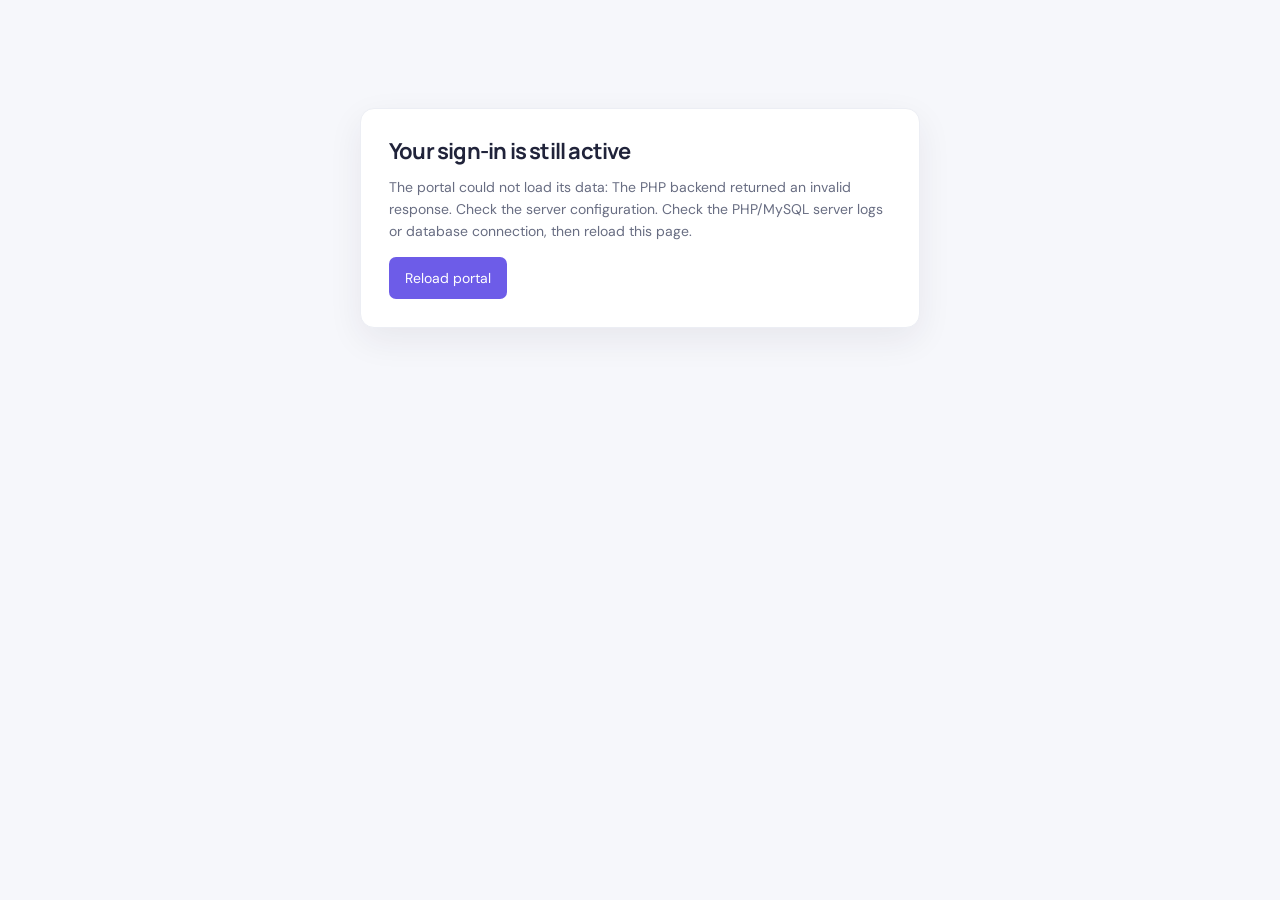
<file: Edusoft/index.html>
<!doctype html>
<html lang="en">
<head>
  <meta charset="utf-8">
  <meta name="viewport" content="width=device-width, initial-scale=1">
  <meta name="theme-color" content="#f5f7fb">
  <title>EdusoftX | College Management</title>
  <link rel="preconnect" href="https://fonts.googleapis.com">
  <link rel="preconnect" href="https://fonts.gstatic.com" crossorigin>
  <link href="https://fonts.googleapis.com/css2?family=DM+Sans:wght@400;500;600;700&family=Manrope:wght@400;500;600;700;800&display=swap" rel="stylesheet">
  <link rel="stylesheet" href="styles.css">
  <script src="auth.js" defer></script>
  <script src="app.js" defer></script>
</head>
<body>
  <div class="app-shell">
    <aside class="sidebar" id="sidebar">
      <a class="brand" href="#" aria-label="EdusoftX home">
        <span class="brand-mark">E</span>
        <span class="brand-name">Edusoft<span>X</span><small>COLLEGE PORTAL</small></span>
      </a>

      <div class="workspace-label">WORKSPACE</div>
      <nav class="main-nav" aria-label="Main navigation">
        <button class="nav-link active" data-view="dashboard"><span class="nav-icon">⌂</span>Dashboard</button>
        <button class="nav-link" data-view="attendance"><span class="nav-icon">◷</span>Attendance</button>
        <button class="nav-link" data-view="timetable"><span class="nav-icon">▦</span>Timetable</button>
        <button class="nav-link" data-view="notices"><span class="nav-icon">▤</span>Notice board <span class="nav-count" id="noticeNavCount">0</span></button>
        <button class="nav-link" data-view="marks"><span class="nav-icon">✎</span>Assignments &amp; marks</button>
        <button class="nav-link" data-view="leaves"><span class="nav-icon">◷</span>Leave requests <span class="nav-count" id="leaveNavCount" hidden>0</span></button>
        <button class="nav-link" id="managementNav" data-view="management" hidden><span class="nav-icon">♙</span><span id="managementNavLabel">People &amp; access</span></button>
      </nav>

      <div class="sidebar-bottom">
        <div class="help-card">
          <div class="help-icon">?</div>
          <strong>Need a hand?</strong>
          <p>Reach out to your college office for support.</p>
          <button type="button" class="help-link">Contact support <span>↗</span></button>
        </div>
        <button class="profile-mini" type="button">
          <span class="avatar avatar-purple">ED</span>
          <span class="profile-copy"><strong>EdusoftX</strong><small>College Portal</small></span>
          <span class="more">···</span>
        </button>
        <button class="logout-link" id="logoutButton" type="button">Sign out <span>↗</span></button>
      </div>
    </aside>

    <main class="main-area">
      <header class="topbar">
        <button class="mobile-menu" id="menuToggle" aria-label="Open navigation">☰</button>
        <div class="breadcrumb">Pages <span>/</span> <strong id="breadcrumbCurrent">Dashboard</strong></div>
        <div class="topbar-actions">
          <span class="current-role" id="currentRole"></span>
          <button class="icon-button notification-button" aria-label="Notifications">♧<i></i></button>
          <span class="avatar avatar-purple top-avatar">AS</span>
        </div>
      </header>

      <div class="content">
        <section class="view-panel active" id="view-dashboard">
          <div class="welcome-row">
            <div>
              <p class="eyebrow" id="todayLabel">WEDNESDAY, OCTOBER 28</p>
              <h1>Welcome, <span id="welcomeName">Student</span> <span class="wave">✦</span></h1>
              <p class="subheading" id="welcomeSubtitle">Here’s what’s happening with your classes today.</p>
            </div>
            <button class="button button-primary" data-go="timetable"><span>＋</span> View today’s schedule</button>
          </div>

          <article class="panel student-profile-panel student-only" id="studentProfilePanel" hidden>
            <div class="panel-heading"><div><h2>My student profile</h2><p>Your college, course and assigned support contacts.</p></div><span class="semester-pill">MY PROFILE</span></div>
            <dl class="student-profile-grid">
              <div><dt>Student</dt><dd id="profileStudentName">—</dd></div>
              <div><dt>Roll number</dt><dd id="profileStudentRollNumber">—</dd></div>
              <div><dt>Date of birth</dt><dd id="profileStudentDob">—</dd></div>
              <div><dt>Father’s name</dt><dd id="profileStudentFather">—</dd></div>
              <div><dt>Department</dt><dd id="profileDepartment">—</dd></div>
              <div><dt>Course / section</dt><dd id="profileSection">Not assigned</dd></div>
              <div><dt>Faculty mentor</dt><dd id="profileMentor">Not assigned</dd></div>
              <div><dt>Head of Department</dt><dd id="profileHod">Not assigned</dd></div>
            </dl>
          </article>
          <div class="role-banner">
            <span class="banner-icon">✦</span>
            <div><strong id="roleBannerTitle">Your semester, at a glance</strong><p id="roleBannerText">Stay on top of attendance, classes and coursework — all in one place.</p></div>
            <span class="banner-decoration">✳</span>
          </div>

          <div class="stat-grid" id="studentStats">
            <article class="stat-card"><div class="stat-top"><span>First lecture attendance</span><span class="stat-icon peach">★</span></div><div class="stat-value" id="studentFirstLecturePercent">—</div><div class="stat-foot" id="studentFirstLectureCount">First lecture is counted separately</div><div class="mini-progress"><i id="studentFirstLectureBar" style="width:0%"></i></div></article>
            <article class="stat-card"><div class="stat-top"><span>All lectures attended</span><span class="stat-icon lilac">▦</span></div><div class="stat-value" id="studentLecturePercent">—</div><div class="stat-foot" id="studentLectureCount">Every subject lecture counts</div><div class="stat-note">Recorded lecture by lecture</div></article>
            <article class="stat-card"><div class="stat-top"><span>Assignments due</span><span class="stat-icon peach">✎</span></div><div class="stat-value" id="studentAssignmentsDue">0</div><div class="stat-foot" id="studentAssignmentsFoot">Published for your section</div><div class="stat-note" id="studentAssignmentNote">No upcoming assignments</div></article>
            <article class="stat-card"><div class="stat-top"><span>Average marks</span><span class="stat-icon blue">✧</span></div><div class="stat-value"><span id="studentAverageMarks">—</span><span class="unit" id="studentAverageUnit" hidden>%</span></div><div class="stat-foot">Across your published assessments</div><div class="stat-note" id="studentMarksNote">No assessment marks available</div></article>
          </div>

          <div class="stat-grid role-stats" id="staffStats" hidden>
            <article class="stat-card"><div class="stat-top"><span id="staffStatOne">Department attendance</span><span class="stat-icon peach">★</span></div><div class="stat-value" id="staffFirstLecturePercent">—</div><div class="stat-foot" id="staffFirstLectureCount">First lectures counted separately</div><div class="mini-progress"><i id="staffFirstLectureBar" style="width:0%"></i></div></article>
            <article class="stat-card"><div class="stat-top"><span>Lectures recorded today</span><span class="stat-icon lilac">▦</span></div><div class="stat-value" id="staffLecturesToday">0</div><div class="stat-foot"><span class="neutral">Attendance for each class</span></div><div class="stat-note">View the lecture register</div></article>
            <article class="stat-card"><div class="stat-top"><span>Leave requests to review</span><span class="stat-icon peach">↺</span></div><div class="stat-value" id="staffPendingLeaves">0</div><div class="stat-foot"><span class="due">Needs your attention</span></div><div class="stat-note" id="staffLeaveStatus">Mentor and HoD workflow</div></article>
            <article class="stat-card"><div class="stat-top"><span>Managed sections</span><span class="stat-icon blue">✧</span></div><div class="stat-value" id="staffSectionCount">0</div><div class="stat-foot"><span class="neutral">One faculty mentor per section</span></div><div class="stat-note">See section assignments</div></article>
          </div>

          <div class="quick-actions-panel panel">
            <div class="quick-actions-heading"><h2>Quick actions</h2><span id="quickActionCaption">Your campus at a glance</span></div>
            <div class="quick-actions">
              <button data-go="attendance" data-role-allow="faculty,hod,director"><span class="quick-action-icon mint">◷</span><strong>Lecture attendance</strong></button>
              <button data-go="leaves" data-role-allow="student"><span class="quick-action-icon peach">＋</span><strong>Request leave</strong></button>
              <button data-go="management" data-role-allow="hod,director"><span class="quick-action-icon lilac">♙</span><strong>Manage sections</strong></button>
              <button data-go="timetable"><span class="quick-action-icon blue">▦</span><strong>View timetable</strong></button>
              <button data-go="marks"><span class="quick-action-icon peach">✎</span><strong>Assignments &amp; marks</strong></button>
            </div>
          </div>

          <div class="dashboard-grid reference-grid">
            <article class="panel lecture-dashboard-panel">
              <div class="panel-heading"><div><h2>Lecture attendance today</h2><p>Every lecture is recorded separately. The first lecture is highlighted and counted separately.</p></div><button class="text-button" data-go="attendance">Attendance register <span>→</span></button></div>
              <div class="lecture-list" id="dashboardLectureList"></div>
              <div class="first-lecture-callout"><span class="first-lecture-star">★</span><div><strong>First lecture of the day has its own attendance count</strong><small>It is always the first scheduled lecture, regardless of subject.</small></div><span class="first-lecture-value" id="firstLectureSummary">—</span></div>
            </article>
            <article class="panel schedule-panel">
              <div class="panel-heading"><div><h2>Today’s timetable</h2><p>Today’s classes and lecture order</p></div><button class="text-button" data-go="timetable">Full timetable <span>→</span></button></div>
              <div class="timeline" id="dashboardTimetablePreview"></div>
            </article>
          </div>

          <div class="dashboard-grid">
            <article class="panel section-dashboard-panel" id="dashboardSectionsPanel">
              <div class="panel-heading"><div><h2>Sections &amp; mentors</h2><p>Every section has one assigned faculty mentor.</p></div><button class="text-button" data-go="management">Manage sections <span>→</span></button></div>
              <div id="dashboardSectionList" class="dashboard-section-list"></div>
            </article>
            <article class="panel leave-dashboard-panel">
              <div class="panel-heading"><div><h2>Leave requests</h2><p id="leavePanelSubtitle">Mentor contact → HoD final approval</p></div><button class="text-button" data-go="leaves">View requests <span>→</span></button></div>
              <div id="dashboardLeaveList" class="dashboard-leave-list"></div>
            </article>
          </div>

          <div class="dashboard-grid">
            <article class="panel attendance-panel">
              <div class="panel-heading"><div><h2>Subject attendance</h2><p>Each lecture is recorded; first-lecture attendance is also counted separately.</p></div><button class="text-button" data-go="attendance">View all <span>→</span></button></div>
              <div class="table-wrap">
                <table>
                  <thead><tr><th>SUBJECT</th><th>LECTURES ATTENDED</th><th>SUBJECT ATTENDANCE</th><th>FIRST LECTURES</th></tr></thead>
                  <tbody id="dashboardSubjectAttendance"></tbody>
                </table>
              </div>
              <div class="attendance-rule"><span>★</span> First lecture is the day’s first scheduled class, no matter which subject it is.</div>
            </article>

            <article class="panel schedule-panel">
              <div class="panel-heading"><div><h2>Today’s timetable</h2><p>Wednesday · Semester 5</p></div><button class="text-button" data-go="timetable">Full timetable <span>→</span></button></div>
              <div class="timeline" id="dashboardTimetablePreviewSecondary"></div>
            </article>
          </div>

          <div class="bottom-grid">
            <article class="panel notice-panel">
              <div class="panel-heading"><div><h2>Notice board</h2><p>Latest updates from your college</p></div><button class="text-button" data-go="notices">All notices <span>→</span></button></div>
              <div id="dashboardNoticePreview" class="dashboard-notice-list"></div>
            </article>
            <article class="panel approvals-panel">
              <div class="panel-heading"><div><h2>Attendance corrections</h2><p>Requests close at 04:50 PM</p></div><span class="pending-badge">2 pending</span></div>
              <div class="approval-item"><span class="avatar avatar-orange">RK</span><div class="approval-copy"><strong>Riya Kapoor</strong><small>Database Systems · Oct 27</small></div><span class="status-pending">Pending HoD</span></div>
              <div class="approval-item"><span class="avatar avatar-blue">AM</span><div class="approval-copy"><strong>Aditya Mehra</strong><small>Data Structures · Oct 27</small></div><span class="status-pending">Pending HoD</span></div>
              <button class="button button-outline full-button" data-go="attendance">Review requests <span>→</span></button>
            </article>
          </div>
        </section>

        <section class="view-panel" id="view-attendance">
          <div class="page-heading"><div><p class="eyebrow">ACADEMIC RECORDS</p><h1>Attendance</h1><p class="subheading">Subject-wise records, official percentage and correction requests.</p></div><button class="button button-primary" id="openCorrection">＋ Request correction</button></div>
          <div class="info-banner"><span class="banner-icon">i</span><div><strong>How your official attendance is calculated</strong><p>Every subject has its own class attendance record. The official attendance percentage is calculated from first-lecture attendance: lectures attended ÷ lectures held × 100.</p></div></div>
          <div class="attendance-summary-grid">
            <article class="stat-card first-lecture-stat"><div class="stat-top"><span>First lecture attendance · all subjects</span><span class="stat-icon peach">★</span></div><div class="stat-value" id="attendanceFirstLecturePercent">—</div><div class="stat-foot" id="attendanceFirstLectureCount">No first-lecture records yet</div><div class="stat-note">Counted separately from all other lectures.</div></article>
            <article class="stat-card"><div class="stat-top"><span>All lecture attendance</span><span class="stat-icon mint">◷</span></div><div class="stat-value" id="attendanceAllLecturePercent">—</div><div class="stat-foot" id="attendanceAllLectureCount">No lecture records yet</div><div class="stat-note">Each subject lecture is recorded individually.</div></article>
          </div>
          <article class="panel student-only subject-pie-panel" id="studentSubjectPiePanel" hidden><div class="panel-heading"><div><h2>My attendance by subject</h2><p>Each circle shows the share of that subject’s lectures you attended.</p></div><span class="semester-pill">SUBJECT-WISE</span></div><div class="subject-pie-grid" id="studentSubjectPieCharts"></div></article>
          <article class="panel subject-attendance-panel"><div class="panel-heading"><div><h2>Subject attendance</h2><p>Attendance from each lecture, with first lecture also tracked separately above.</p></div><span class="semester-pill">LECTURE-WISE</span></div><div class="table-wrap"><table class="wide-table"><thead><tr><th>SUBJECT</th><th>LECTURES ATTENDED</th><th>SUBJECT ATTENDANCE</th><th>FIRST LECTURES</th></tr></thead><tbody id="subjectAttendanceList"></tbody></table></div><p class="empty-accounts" id="emptySubjectAttendance" hidden>No subject attendance has been recorded yet.</p></article>
          <article class="panel faculty-only" id="lectureAttendancePanel" hidden>
            <div class="panel-heading"><div><h2>Record attendance for a lecture</h2><p>Each lecture gets its own attendance record. Mark the first scheduled lecture of the day separately, regardless of subject.</p></div><span class="today-pill">TODAY</span></div>
            <form class="account-form attendance-entry-form" id="lectureAttendanceForm">
              <label>Section<select name="section" required></select></label>
              <label>Subject<select name="subject" required><option value="">Select an assigned subject</option></select></label>
              <label>Lecture number<input name="lectureNumber" type="number" min="1" max="12" value="1" required></label>
              <label>Lecture time<input name="lectureTime" type="time" required></label>
              <label class="first-lecture-checkbox"><input name="firstLecture" type="checkbox"><span>Mark as the first lecture of the day <small>(first scheduled lecture, any subject)</small></span></label>
              <div class="roster-field"><span class="roster-label">Student attendance</span><div id="lectureRoster" class="lecture-roster"></div></div>
              <button class="button button-primary" type="submit">Save this lecture’s attendance</button><p class="account-message" role="status" hidden></p>
            </form>
          </article>
          <article class="panel lecture-records-panel">
            <div class="panel-heading"><div><h2>Lecture-by-lecture records</h2><p>Individual lecture attendance plus the separately tracked first-lecture count.</p></div><span class="semester-pill" id="lectureRecordCount">0 lectures</span></div>
            <div class="table-wrap"><table class="wide-table"><thead><tr><th>DATE / TIME</th><th>LECTURE</th><th>SUBJECT</th><th>SECTION</th><th>ATTENDED</th><th>FIRST LECTURE</th></tr></thead><tbody id="lectureRecordList"></tbody></table></div>
            <p class="empty-accounts" id="emptyLectureRecords" hidden>No lecture attendance has been recorded yet.</p>
          </article>
          <div class="dashboard-grid attendance-lower">
            <article class="panel"><div class="panel-heading"><div><h2>Correction requests</h2><p>Requests must be submitted by 04:50 PM.</p></div><span class="pending-badge">HOD approval required</span></div><div id="correctionList"></div></article>
            <article class="panel deadline-card"><span class="deadline-icon">◷</span><p class="eyebrow">CORRECTION WINDOW</p><h2>Closes at 04:50 PM</h2><p>Submit a correction request on the same day. Your Head of Department reviews and approves each request.</p><div class="deadline-foot"><span class="deadline-dot"></span>Requests after the deadline can’t be submitted</div><button class="button button-primary full-button" id="openCorrection2">Request attendance correction</button></article>
          </div>
        </section>

        <section class="view-panel" id="view-timetable">
          <div class="page-heading"><div><p class="eyebrow">YOUR WEEK</p><h1>Class timetable</h1><p class="subheading">Semester 5 · Computer Science · Room changes are posted on the notice board.</p></div><span class="semester-pill">MON – FRI</span></div>
          <div class="panel timetable-full">
            <div class="panel-heading"><div><h2>Weekly timetable</h2><p>Your section’s published classes</p></div><span class="today-pill" id="timetableSectionName">SECTION</span></div>
            <div class="table-wrap"><table class="wide-table"><thead><tr><th>DAY</th><th>TIME</th><th>SUBJECT</th><th>FACULTY</th><th>ROOM</th><th>SECTION</th></tr></thead><tbody id="timetableList"></tbody></table></div>
            <p class="empty-accounts" id="emptyTimetable" hidden>No timetable has been published for your section yet.</p>
          </div>
          <article class="panel content-publish-panel" id="timetablePublishPanel" hidden>
            <div class="panel-heading"><div><h2>Publish a timetable class</h2><p>HoDs and assigned section mentors can publish classes.</p></div></div>
            <form class="account-form" id="timetableForm">
              <label>Section<select name="section" required></select></label>
              <label>Day<select name="weekday" required><option value="">Choose day</option><option value="1">Monday</option><option value="2">Tuesday</option><option value="3">Wednesday</option><option value="4">Thursday</option><option value="5">Friday</option><option value="6">Saturday</option><option value="7">Sunday</option></select></label>
              <label>Subject<input name="subject" maxlength="100" required></label>
              <label>Faculty name<input name="facultyName" maxlength="80" required></label>
              <label>Start time<input name="startTime" type="time" required></label>
              <label>End time<input name="endTime" type="time" required></label>
              <label>Room / venue<input name="room" maxlength="60" required></label>
              <button class="button button-primary" type="submit">Publish timetable class</button><p class="account-message" role="status" hidden></p>
            </form>
          </article>
        </section>

        <section class="view-panel" id="view-notices">
          <div class="page-heading"><div><p class="eyebrow">CAMPUS UPDATES</p><h1>Notice board</h1><p class="subheading">Important announcements and updates from your college.</p></div><button class="button button-primary staff-only" hidden id="postNotice">＋ Post a notice</button></div>
          <article class="panel content-publish-panel" id="noticePublishPanel" hidden>
            <div class="panel-heading"><div><h2>Publish a notice</h2><p>Director posts college-wide or department notices; HoDs post for their department.</p></div></div>
            <form class="account-form" id="noticeForm">
              <label>Notice title<input name="title" maxlength="120" required></label>
              <label>Category<select name="category" required><option value="academic">Academic</option><option value="event">Event</option><option value="general">General</option></select></label>
              <label class="director-only" id="noticeDepartmentField">Department (optional for college-wide notice)<select name="department"><option value="">All college</option></select></label>
              <label class="publish-message-field">Notice details<textarea name="body" maxlength="1500" rows="4" required></textarea></label>
              <button class="button button-primary" type="submit">Publish notice</button><p class="account-message" role="status" hidden></p>
            </form>
          </article>
          <div class="notice-list panel" id="noticeList"></div>
          <p class="empty-accounts" id="emptyNotices" hidden>No notices have been published yet.</p>
        </section>

        <section class="view-panel" id="view-marks">
          <div class="page-heading"><div><p class="eyebrow">COURSEWORK &amp; RESULTS</p><h1>Assignments &amp; marks</h1><p class="subheading">Keep track of upcoming submissions and your assessment scores.</p></div><button class="button button-primary staff-only" hidden id="addMarks">＋ Add marks</button></div>
          <article class="panel content-publish-panel" id="assignmentPublishPanel" hidden>
            <div class="panel-heading"><div><h2>Publish an assignment</h2><p>Only the faculty mentor assigned to a section can publish work there.</p></div></div>
            <form class="account-form" id="assignmentForm">
              <label>Section<select name="section" required></select></label>
              <label>Subject<input name="subject" maxlength="100" required></label>
              <label>Assignment title<input name="title" maxlength="120" required></label>
              <label>Due date<input name="dueDate" type="date" required></label>
              <label class="publish-message-field">Instructions<textarea name="description" maxlength="1500" rows="3"></textarea></label>
              <button class="button button-primary" type="submit">Publish assignment</button><p class="account-message" role="status" hidden></p>
            </form>
          </article>
          <div class="panel"><div class="panel-heading"><div><h2>Assignments</h2><p>Work and due dates published for your section</p></div></div><div class="table-wrap"><table class="wide-table"><thead><tr><th>ASSIGNMENT</th><th>SUBJECT</th><th>SECTION</th><th>DUE DATE</th><th>INSTRUCTIONS</th></tr></thead><tbody id="assignmentList"></tbody></table></div><p class="empty-accounts" id="emptyAssignments" hidden>No assignments have been published for your section.</p></div>
          <article class="panel content-publish-panel marks-panel" id="markPublishPanel" hidden>
            <div class="panel-heading"><div><h2>Upload class-test / assignment marks</h2><p>Upload marks only for subjects assigned to you. HoD and Director can review the results.</p></div></div>
            <form class="account-form" id="markForm">
              <label>Section<select name="section" required></select></label>
              <label>Student<select name="student" required><option value="">Select a section first</option></select></label>
              <label>Subject<select name="subject" required><option value="">Select a section first</option></select></label>
              <label>Assessment type<select name="assessmentType" required><option value="class-test">Class test</option><option value="assignment">Assignment</option></select></label>
              <label>Test / assignment name<input name="assessment" maxlength="100" placeholder="CT 1 or Assignment 1" required></label>
              <label>Assessment date<input name="testDate" type="date" required></label>
              <label>Marks obtained<input name="score" type="number" min="0" step="0.01" required></label>
              <label>Maximum marks<input name="maxScore" type="number" min="0.01" step="0.01" required></label>
              <button class="button button-primary" type="submit">Upload marks</button><p class="account-message" role="status" hidden></p>
            </form>
          </article>
          <div class="panel marks-panel"><div class="panel-heading"><div><h2>Assessment marks</h2><p>Students see their results; HoD and Director can review department and college marks.</p></div></div><div class="table-wrap"><table class="wide-table"><thead><tr><th>TYPE</th><th>SUBJECT</th><th>ASSESSMENT</th><th>DATE</th><th>STUDENT</th><th>SCORE</th><th>RESULT</th></tr></thead><tbody id="marksList"></tbody></table></div><p class="empty-accounts" id="emptyMarks" hidden>No assessment marks have been published yet.</p></div>
        </section>

        <section class="view-panel" id="view-management">
          <div class="page-heading"><div><p class="eyebrow" id="managementEyebrow">PORTAL ADMINISTRATION</p><h1 id="managementTitle">People &amp; access</h1><p class="subheading" id="managementDescription">Create role accounts and manage who can sign in to this college portal.</p></div></div>
          <article class="panel director-only" id="collegeIdentityPanel" hidden>
            <div class="panel-heading"><div><h2>College identity</h2><p>Shown on all student, faculty, HoD and Director portal pages.</p></div><span class="semester-pill" data-college-code></span></div>
            <form class="account-form" id="collegeIdentityForm">
              <label>College name<input name="collegeName" type="text" maxlength="80" required></label>
              <label>College code<input name="collegeCode" type="text" maxlength="20" required></label>
              <label>Update college logo<input name="collegeLogo" type="file" accept="image/png,image/jpeg,image/webp"></label>
              <div class="logo-preview" id="dashboardLogoPreview" hidden><img alt="Selected college logo preview"><span></span></div>
              <button class="button button-primary" type="submit">Save college identity</button><p class="account-message" role="status" hidden></p>
            </form>
          </article>
          <article class="panel director-only account-panel" id="createHodPanel" hidden>
            <div class="panel-heading"><div><h2>Create a Head of Department</h2><p>The HoD can create faculty accounts for their assigned department.</p></div></div>
            <form class="account-form" id="createHodForm">
              <label>HoD full name<input name="name" type="text" maxlength="80" placeholder="e.g. Dr. Neha Rao" required></label>
              <label>Department<input name="department" type="text" maxlength="80" placeholder="e.g. Computer Science" required></label>
              <label>HoD login email<input name="email" type="email" placeholder="hod@college.edu" required></label>
              <label>Password (use the existing password to add another role)<input name="password" type="password" minlength="8" autocomplete="new-password" placeholder="At least 8 characters" required></label>
              <button class="button button-primary" type="submit">Create HoD account</button><p class="account-message" role="status" hidden></p>
            </form>
          </article>
          <article class="panel hod-only account-panel" id="createFacultyPanel" hidden>
            <div class="panel-heading"><div><h2>Create a faculty account</h2><p>New faculty will be assigned to <strong id="hodDepartmentLabel"></strong>.</p></div></div>
            <form class="account-form" id="createFacultyForm">
              <label>Faculty full name<input name="name" type="text" maxlength="80" placeholder="e.g. Prof. Anil Mehta" required></label>
              <label id="facultyDepartmentField">Department<input name="department" type="text" maxlength="80" placeholder="e.g. Computer Science" required></label>
              <label>Faculty login email<input name="email" type="email" placeholder="faculty@college.edu" required></label>
              <label>Password (use the existing password to add another role)<input name="password" type="password" minlength="8" autocomplete="new-password" placeholder="At least 8 characters" required></label>
              <button class="button button-primary" type="submit">Create faculty account</button><p class="account-message" role="status" hidden></p>
            </form>
          </article>
          <article class="panel hod-only account-panel" id="createStudentPanel" hidden>
            <div class="panel-heading"><div><h2>Create a student account</h2><p>Roll number and date of birth are used at sign-in; a password is generated automatically.</p></div></div>
            <form class="account-form" id="createStudentForm">
              <label>Student full name<input name="name" type="text" maxlength="80" placeholder="e.g. Shubham Kumar Yadav" required></label>
              <label>Roll number<input name="rollNumber" type="text" maxlength="30" placeholder="e.g. 2504220100156" required></label>
              <label>Date of birth<input name="dateOfBirth" type="date" required></label>
              <label>Father’s name<input name="fatherName" type="text" maxlength="80" placeholder="e.g. Deepak Yadav" required></label>
              <label>Assign to section<select name="section" required><option value="">Select a section</option></select></label>
              <button class="button button-primary" type="submit">Create student &amp; assign section</button><p class="account-message credential-message" role="status" hidden></p>
            </form>
          </article>
          <article class="panel director-only account-panel" id="directorStudentPanel" hidden>
            <div class="panel-heading"><div><h2>Create a student account</h2><p>Add a student to a college section. The generated password is shown after creation.</p></div></div>
            <form class="account-form" id="directorStudentForm">
              <label>Student full name<input name="name" type="text" maxlength="80" required></label>
              <label>Roll number<input name="rollNumber" type="text" maxlength="30" required></label>
              <label>Date of birth<input name="dateOfBirth" type="date" required></label>
              <label>Father’s name<input name="fatherName" type="text" maxlength="80" required></label>
              <label>Assign to section<select name="section" required><option value="">Select a section</option></select></label>
              <button class="button button-primary" type="submit">Create student &amp; assign section</button><p class="account-message credential-message" role="status" hidden></p>
            </form>
          </article>
          <article class="panel hod-only account-panel" id="createSectionPanel" hidden>
            <div class="panel-heading"><div><h2>Create a section &amp; assign its mentor</h2><p>Each section requires one faculty mentor. Faculty must be in your department.</p></div></div>
            <form class="account-form" id="createSectionForm">
              <label>Section name / code<input name="name" type="text" maxlength="60" placeholder="e.g. CS-A / Semester 5-A" required></label>
              <label>Course / year<input name="course" type="text" maxlength="60" placeholder="e.g. B.Tech CSE · Year 3" required></label>
              <label>Assign faculty mentor<select name="mentor" required><option value="">Create faculty accounts first</option></select></label>
              <button class="button button-primary" type="submit">Create section &amp; assign mentor</button><p class="account-message" role="status" hidden></p>
            </form>
          </article>
          <article class="panel hod-only account-panel" id="subjectOfferingPanel" hidden>
            <div class="panel-heading"><div><h2>Choose subjects for sections</h2><p>Select one or more subjects, then choose every section where each subject is taught.</p></div></div>
            <form class="account-form subject-offering-form" id="subjectOfferingForm">
              <div class="subject-offering-choices" id="subjectOfferingChoices"></div>
              <button class="button button-primary" type="submit">Save subject-section choices</button><p class="account-message" role="status" hidden></p>
            </form>
            <div class="panel-heading mentor-roster-heading"><div><h2>Assign faculty by section and subject</h2><p>Choose faculty for all section subjects, then save them together.</p></div></div>
            <form class="subject-faculty-assignment-form" id="subjectFacultyAssignmentForm">
              <div class="table-wrap"><table class="wide-table"><thead><tr><th>SECTION</th><th>SUBJECT</th><th>FACULTY</th></tr></thead><tbody id="subjectFacultyAssignments"></tbody></table></div>
              <button class="button button-primary" type="submit">Save all faculty assignments</button>
              <p class="account-message" role="status" hidden></p>
            </form>
            <p class="empty-accounts" id="emptySubjectFacultyAssignments" hidden>Add subjects to sections above, then assign a faculty member to each one.</p>
          </article>
          <article class="panel hod-only account-panel" id="assignStudentPanel" hidden>
            <div class="panel-heading"><div><h2>Assign students to a section</h2><p>Students inherit their section’s assigned faculty mentor for leave requests.</p></div></div>
            <form class="account-form" id="assignStudentForm">
              <label>Student account<select name="student" required><option value="">Select a student</option></select></label>
              <label>Section<select name="section" required><option value="">Create a section first</option></select></label>
              <button class="button button-primary" type="submit">Assign student to section</button><p class="account-message" role="status" hidden></p>
            </form>
          </article>
          <article class="panel faculty-only account-panel" id="mentorStudentPanel" hidden>
            <div class="panel-heading"><div><h2>Add a student to my section</h2><p>Create the student login and assign them directly to one of your mentored sections.</p></div></div>
            <form class="account-form" id="mentorStudentForm">
              <label>Section<select name="section" required><option value="">Select your section</option></select></label>
              <label>Student full name<input name="name" type="text" maxlength="80" placeholder="e.g. Shubham Kumar Yadav" required></label>
              <label>Roll number<input name="rollNumber" type="text" maxlength="30" placeholder="e.g. 2504220100156" required></label>
              <label>Date of birth<input name="dateOfBirth" type="date" required></label>
              <label>Father’s name<input name="fatherName" type="text" maxlength="80" placeholder="e.g. Deepak Yadav" required></label>
              <button class="button button-primary" type="submit">Create student &amp; add to section</button><p class="account-message credential-message" role="status" hidden></p>
            </form>
            <div class="panel-heading mentor-roster-heading"><div><h2>Students in my sections</h2><p>Only students assigned to your mentor sections are listed.</p></div></div>
            <div class="table-wrap"><table class="wide-table"><thead><tr><th>STUDENT</th><th>ROLL NUMBER</th><th>DATE OF BIRTH</th><th>FATHER’S NAME</th><th>SECTION</th><th>ACTIONS</th></tr></thead><tbody id="mentorStudentList"></tbody></table></div>
            <p class="empty-accounts" id="emptyMentorStudents" hidden>No students have been added to your sections yet.</p>
            <div class="panel-heading mentor-roster-heading"><div><h2>Student deletion requests</h2><p>The HoD must approve a request before the student account and linked database records are permanently deleted.</p></div></div>
            <div class="leave-request-list" id="mentorDeletionRequestList"></div>
            <p class="empty-accounts" id="emptyMentorDeletionRequests" hidden>No student deletion requests yet.</p>
          </article>
          <article class="panel account-panel hod-only" id="deletionApprovalPanel" hidden>
            <div class="panel-heading"><div><h2>Student deletion approvals</h2><p>Approving permanently deletes the student account and linked attendance, marks, leave and correction records.</p></div></div>
            <div class="leave-request-list" id="deletionApprovalList"></div>`
            <p class="empty-accounts" id="emptyDeletionApprovals" hidden>No student deletion requests await your approval.</p>
          </article>
          <article class="panel section-management-panel" id="sectionManagementPanel">
            <div class="panel-heading"><div><h2>Department sections &amp; assigned mentors</h2><p>Section mentor assignments and student counts.</p></div></div>
            <div class="table-wrap"><table class="wide-table"><thead><tr><th>SECTION</th><th>COURSE / YEAR</th><th>FACULTY MENTOR</th><th>STUDENTS</th></tr></thead><tbody id="sectionList"></tbody></table></div>
            <p class="empty-accounts" id="emptySections" hidden>No sections have been created yet.</p>
          </article>
          <article class="panel account-panel" id="accountDirectoryPanel">
            <div class="panel-heading"><div><h2 id="accountListTitle">Accounts</h2><p>Portal accounts registered for this college.</p></div></div>
            <div class="table-wrap"><table class="wide-table"><thead><tr><th>NAME</th><th>EMAIL / LOGIN ID</th><th>ROLE</th><th>DEPARTMENT</th><th>ACTIONS</th></tr></thead><tbody id="accountList"></tbody></table></div>
            <p class="empty-accounts" id="emptyAccounts" hidden>No accounts created yet.</p>
          </article>
          <p class="demo-note account-security-note" id="accountSecurityNote"><span>i</span> Director and HoD deletions remove accounts and related records from the shared database. Mentor student deletions require HoD approval first.</p>
        </section>

        <section class="view-panel" id="view-leaves">
          <div class="page-heading"><div><p class="eyebrow">STUDENT SUPPORT</p><h1>Leave requests</h1><p class="subheading">Student → assigned mentor contacts family → mentor forwards → HoD gives final approval.</p></div><button class="button button-primary student-only" id="openLeaveRequest">＋ Request leave</button></div>
          <div class="info-banner"><span class="banner-icon">i</span><div><strong>Family confirmation and HoD approval are part of the process</strong><p>The assigned section mentor contacts the listed parent, guardian or family member and records the conversation before forwarding the request. The HoD makes the final decision.</p></div></div>
          <article class="panel student-only leave-request-panel" id="studentLeaveFormPanel" hidden>
            <div class="panel-heading"><div><h2>New leave request</h2><p id="studentMentorInfo">Your section’s assigned mentor will review this request.</p></div></div>
            <form class="account-form" id="leaveRequestForm">
              <label>Leave from<input name="fromDate" type="date" required></label>
              <label>Leave through<input name="toDate" type="date" required></label>
              <label>Reason for leave<input name="reason" type="text" maxlength="240" placeholder="Briefly explain why you need leave" required></label>
              <label>Parent / guardian / family contact name<input name="guardianName" type="text" maxlength="80" placeholder="Name of family member" required></label>
              <label>Relationship to student<input name="guardianRelation" type="text" maxlength="40" placeholder="Parent, guardian, sibling..." required></label>
              <label>Family contact phone<input name="guardianPhone" type="tel" maxlength="20" placeholder="Contact number for mentor verification" required></label>
              <button class="button button-primary" type="submit">Submit to assigned mentor</button><p class="account-message" role="status" hidden></p>
            </form>
          </article>
          <article class="panel leave-workflow-panel"><div class="panel-heading"><div><h2 id="leaveListHeading">My leave requests</h2><p>Review status and approval progress.</p></div></div><div id="leaveRequestList" class="leave-request-list"></div><p class="empty-accounts" id="emptyLeaveRequests" hidden>No leave requests to show.</p></article>
        </section>

        <footer class="footer"><span>© 2026 <span data-college-name>EdusoftX</span> Portal</span><span>College data is securely stored in the backend database</span></footer>
      </div>
    </main>
  </div>

  <dialog id="correctionDialog" class="modal">
    <form method="dialog" id="correctionForm">
      <div class="modal-heading"><div><p class="eyebrow">ATTENDANCE</p><h2>Request a correction</h2></div><button class="modal-close" aria-label="Close dialog">×</button></div>
      <p class="modal-description">Submit by <strong>04:50 PM</strong>. Your HoD must approve this request.</p>
      <label class="form-field">Subject<select required><option value="">Select a subject</option><option>Data Structures</option><option>Database Systems</option><option>Computer Networks</option><option>Discrete Mathematics</option><option>Operating Systems</option></select></label>
      <label class="form-field">Lecture date<input type="date" required></label>
      <label class="form-field">Lecture time<input type="time" required></label>
      <label class="form-field">Reason<textarea rows="3" placeholder="Briefly explain the correction..." required></textarea></label>
      <p class="form-error" id="deadlineError" hidden>Correction requests can only be submitted before 04:50 PM.</p>
      <div class="modal-actions"><button type="button" class="button button-outline" id="cancelCorrection">Cancel</button><button type="submit" class="button button-primary">Send for HoD approval</button></div>
    </form>
  </dialog>

  <dialog id="accountEditDialog" class="modal">
    <form id="accountEditForm">
      <div class="modal-heading"><div><p class="eyebrow">ACCOUNT MANAGEMENT</p><h2>Edit account</h2></div><button type="button" class="modal-close" id="closeAccountEdit" aria-label="Close dialog">×</button></div>
      <p class="modal-description" id="accountEditDescription">Update account details.</p>
      <input name="accountId" type="hidden">
      <label class="form-field">Full name<input name="name" type="text" maxlength="80" required></label>
      <label class="form-field account-edit-staff">Login email<input name="email" type="email" maxlength="254" required></label>
      <label class="form-field account-edit-student">Roll number<input name="rollNumber" type="text" maxlength="30" required></label>
      <label class="form-field account-edit-student">Date of birth<input name="dateOfBirth" type="date" required></label>
      <label class="form-field account-edit-student">Father’s name<input name="fatherName" type="text" maxlength="80" required></label>
      <label class="form-field account-edit-section">Section<select name="section" required></select></label>
      <p class="account-message" id="accountEditMessage" role="status" hidden></p>
      <div class="modal-actions"><button type="button" class="button button-outline" id="cancelAccountEdit">Cancel</button><button type="submit" class="button button-primary">Save changes</button></div>
    </form>
  </dialog>

  <div class="toast" id="toast" role="status" aria-live="polite"></div>
</body>
</html>
</file>
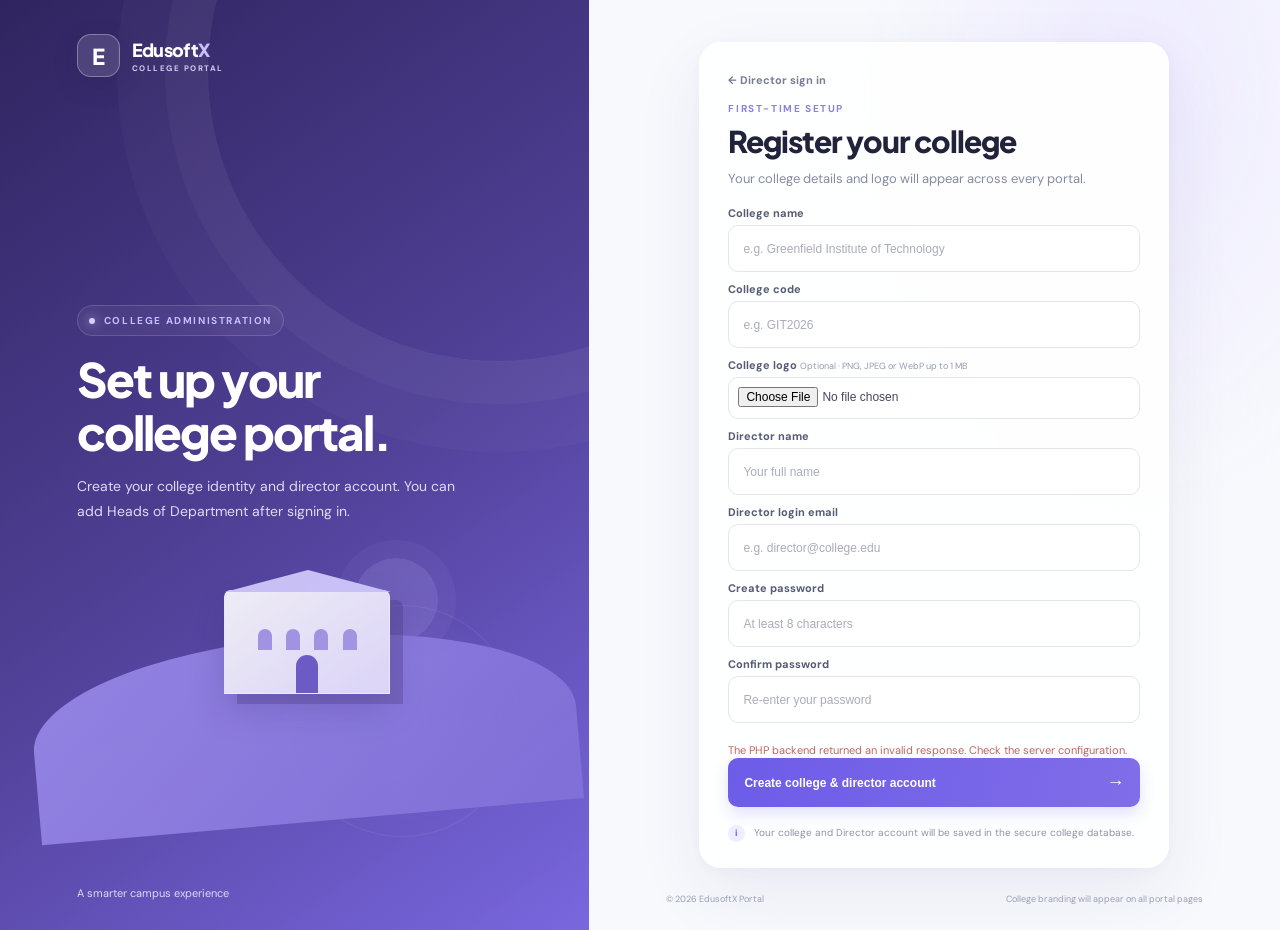
<file: Edusoft/college-setup.html>
<!doctype html>
<html lang="en">
<head>
  <meta charset="utf-8"><meta name="viewport" content="width=device-width, initial-scale=1">
  <meta name="theme-color" content="#f6f7fb"><title>Register your college | EdusoftX</title>
  <link rel="preconnect" href="https://fonts.googleapis.com"><link rel="preconnect" href="https://fonts.gstatic.com" crossorigin>
  <link href="https://fonts.googleapis.com/css2?family=DM+Sans:wght@400;500;600;700&family=Plus+Jakarta+Sans:wght@400;500;600;700;800&display=swap" rel="stylesheet">
  <link rel="stylesheet" href="login.css"><script src="auth.js" defer></script><script src="college-setup.js" defer></script>
</head>
<body>
  <main class="login-layout">
    <section class="login-intro">
      <a class="brand" href="login.html"><span class="brand-mark">E</span><span class="brand-name">Edusoft<span>X</span><small>COLLEGE PORTAL</small></span></a>
      <div class="intro-copy"><span class="intro-label">COLLEGE ADMINISTRATION</span><h1>Set up your<br>college portal.</h1><p>Create your college identity and director account. You can add Heads of Department after signing in.</p><div class="intro-art" aria-hidden="true"><span class="art-sun"></span><span class="art-building"><i></i><i></i><i></i><i></i><b></b></span><span class="art-ground"></span></div></div>
      <span class="intro-footer">A smarter campus experience</span>
    </section>
    <section class="login-content">
      <div class="login-card setup-card">
        <a class="back-link" href="director-login.html">← Director sign in</a>
        <p class="eyebrow">FIRST-TIME SETUP</p><h2>Register your college</h2><p class="card-description">Your college details and logo will appear across every portal.</p>
        <form class="login-form" id="collegeSetupForm">
          <label for="collegeName">College name</label><input id="collegeName" name="collegeName" type="text" placeholder="e.g. Greenfield Institute of Technology" maxlength="80" required>
          <label for="collegeCode">College code</label><input id="collegeCode" name="collegeCode" type="text" placeholder="e.g. GIT2026" maxlength="20" required>
          <label for="collegeLogo">College logo <span class="optional-label">Optional · PNG, JPEG or WebP up to 1 MB</span></label><input id="collegeLogo" name="collegeLogo" type="file" accept="image/png,image/jpeg,image/webp">
          <div class="logo-preview" id="logoPreview" hidden><img alt="Selected college logo preview"><span></span></div>
          <label for="directorName">Director name</label><input id="directorName" name="directorName" type="text" placeholder="Your full name" maxlength="80" required>
          <label for="identity">Director login email</label><input id="identity" name="identity" type="email" placeholder="e.g. director@college.edu" autocomplete="email" required>
          <label for="password">Create password</label><input id="password" name="password" type="password" placeholder="At least 8 characters" autocomplete="new-password" minlength="8" required>
          <label for="confirmPassword">Confirm password</label><input id="confirmPassword" name="confirmPassword" type="password" placeholder="Re-enter your password" autocomplete="new-password" minlength="8" required>
          <p class="login-message" role="status" hidden></p>
          <button class="sign-in-button" type="submit">Create college &amp; director account <span>→</span></button>
        </form>
        <p class="demo-note"><span>i</span> Your college and Director account will be saved in the secure college database.</p>
      </div>
      <footer class="login-footer"><span>© 2026 <span data-college-name>EdusoftX</span> Portal</span><span>College branding will appear on all portal pages</span></footer>
    </section>
  </main>
</body>
</html>
</file>
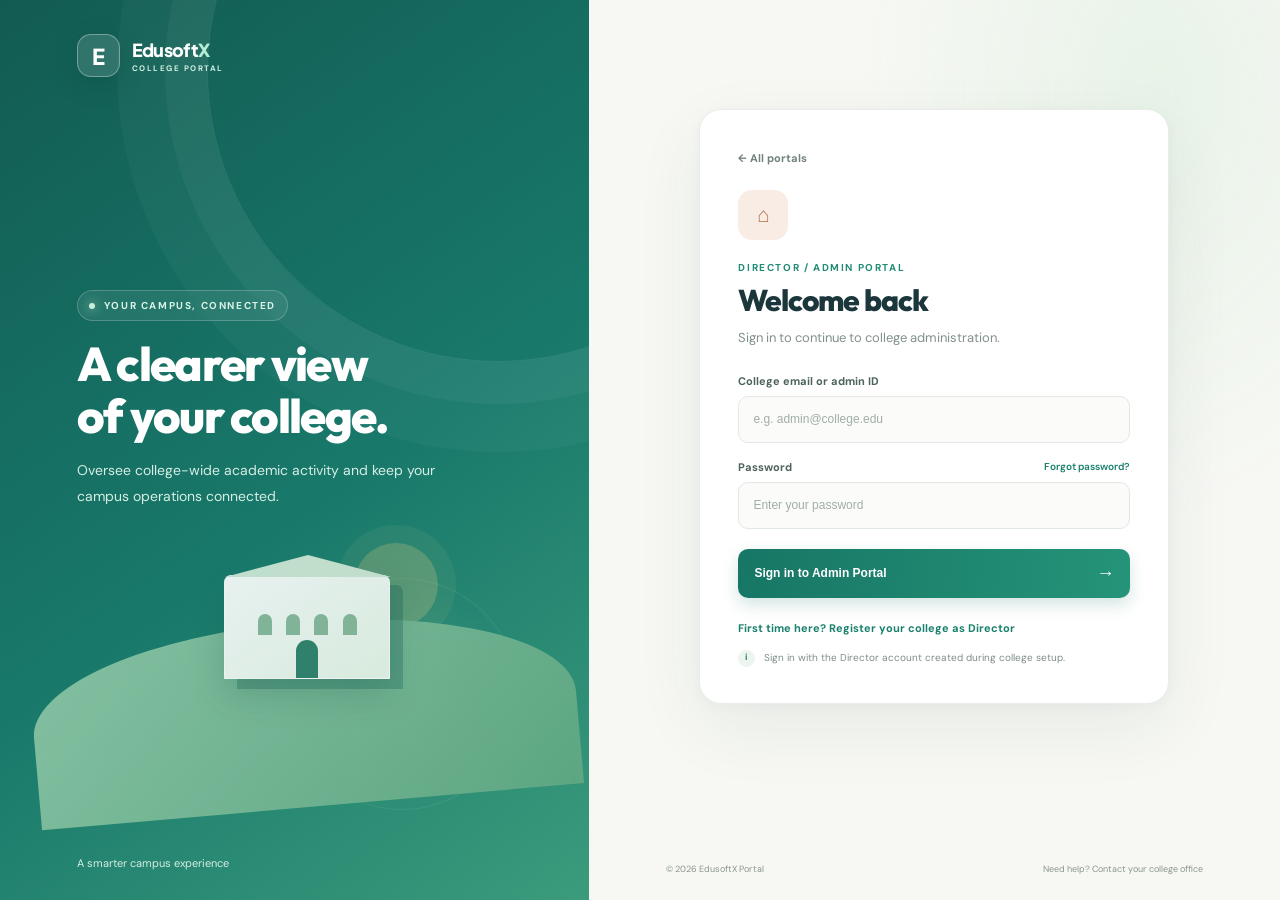
<file: Edusoft/director-login.html>
<!doctype html>
<html lang="en">
<head>
  <meta charset="utf-8"><meta name="viewport" content="width=device-width, initial-scale=1">
  <meta name="theme-color" content="#f5f7f4"><title>Director / Admin sign in | EdusoftX</title>
  <link rel="preconnect" href="https://fonts.googleapis.com"><link rel="preconnect" href="https://fonts.gstatic.com" crossorigin>
  <link href="https://fonts.googleapis.com/css2?family=DM+Sans:wght@400;500;600;700&family=Outfit:wght@400;500;600;700;800&family=Plus+Jakarta+Sans:wght@400;500;600;700;800&display=swap" rel="stylesheet">
  <link rel="stylesheet" href="login.css"><script src="auth.js" defer></script><script src="login.js" defer></script>
</head>
<body data-role="director">
  <main class="login-layout">
    <section class="login-intro">
      <a class="brand" href="login.html"><span class="brand-mark">E</span><span class="brand-name">Edusoft<span>X</span><small>COLLEGE PORTAL</small></span></a>
      <div class="intro-copy"><span class="intro-label">YOUR CAMPUS, CONNECTED</span><h1>A clearer view<br>of your college.</h1><p>Oversee college-wide academic activity and keep your campus operations connected.</p><div class="intro-art" aria-hidden="true"><span class="art-sun"></span><span class="art-building"><i></i><i></i><i></i><i></i><b></b></span><span class="art-ground"></span></div></div>
      <span class="intro-footer">A smarter campus experience</span>
    </section>
    <section class="login-content">
      <div class="login-card">
        <a class="back-link" href="login.html">← All portals</a>
        <div class="portal-icon director-icon large-portal-icon">⌂</div>
        <p class="eyebrow">DIRECTOR / ADMIN PORTAL</p><h2>Welcome back</h2><p class="card-description">Sign in to continue to college administration.</p>
        <form class="login-form">
          <label for="identity">College email or admin ID</label><input id="identity" name="identity" type="text" placeholder="e.g. admin@college.edu" autocomplete="username" required>
          <div class="password-label"><label for="password">Password</label><a href="#" data-demo-link>Forgot password?</a></div><input id="password" name="password" type="password" placeholder="Enter your password" autocomplete="current-password" required>
          <button class="sign-in-button" type="submit">Sign in to Admin Portal <span>→</span></button>
          <p class="login-message" role="status" hidden></p>
        </form>
        <a class="create-account-link" id="collegeRegisterLink" href="college-setup.html">First time here? Register your college as Director</a>
        <p class="demo-note"><span>i</span> Sign in with the Director account created during college setup.</p>
      </div>
      <footer class="login-footer"><span>© 2026 <span data-college-name>EdusoftX</span> Portal</span><span>Need help? Contact your college office</span></footer>
    </section>
  </main>
</body>
</html>
</file>
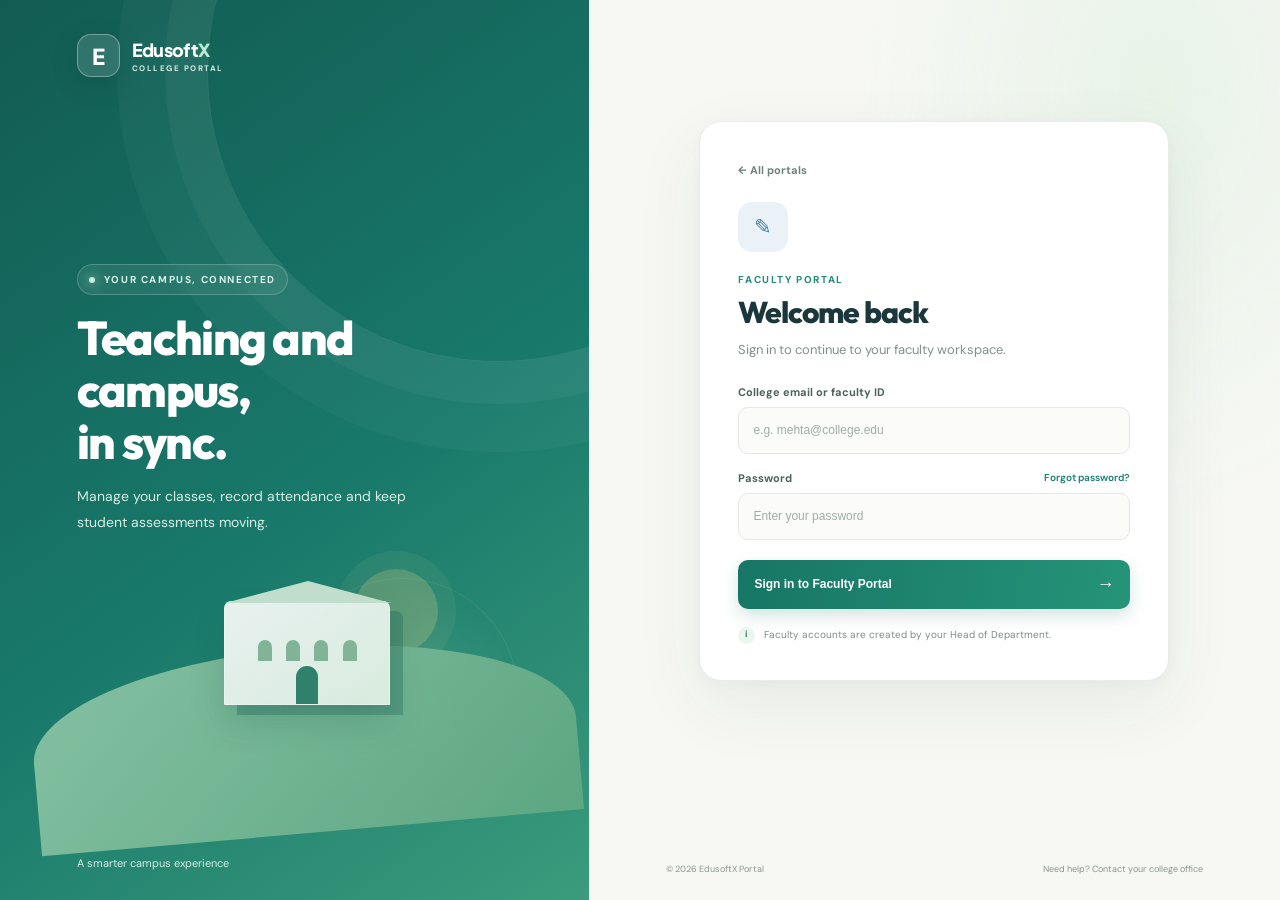
<file: Edusoft/faculty-login.html>
<!doctype html>
<html lang="en">
<head>
  <meta charset="utf-8"><meta name="viewport" content="width=device-width, initial-scale=1">
  <meta name="theme-color" content="#f5f7f4"><title>Faculty sign in | EdusoftX</title>
  <link rel="preconnect" href="https://fonts.googleapis.com"><link rel="preconnect" href="https://fonts.gstatic.com" crossorigin>
  <link href="https://fonts.googleapis.com/css2?family=DM+Sans:wght@400;500;600;700&family=Outfit:wght@400;500;600;700;800&family=Plus+Jakarta+Sans:wght@400;500;600;700;800&display=swap" rel="stylesheet">
  <link rel="stylesheet" href="login.css"><script src="auth.js" defer></script><script src="login.js" defer></script>
</head>
<body data-role="faculty">
  <main class="login-layout">
    <section class="login-intro">
      <a class="brand" href="login.html"><span class="brand-mark">E</span><span class="brand-name">Edusoft<span>X</span><small>COLLEGE PORTAL</small></span></a>
      <div class="intro-copy"><span class="intro-label">YOUR CAMPUS, CONNECTED</span><h1>Teaching and campus,<br>in sync.</h1><p>Manage your classes, record attendance and keep student assessments moving.</p><div class="intro-art" aria-hidden="true"><span class="art-sun"></span><span class="art-building"><i></i><i></i><i></i><i></i><b></b></span><span class="art-ground"></span></div></div>
      <span class="intro-footer">A smarter campus experience</span>
    </section>
    <section class="login-content">
      <div class="login-card">
        <a class="back-link" href="login.html">← All portals</a>
        <div class="portal-icon faculty-icon large-portal-icon">✎</div>
        <p class="eyebrow">FACULTY PORTAL</p><h2>Welcome back</h2><p class="card-description">Sign in to continue to your faculty workspace.</p>
        <form class="login-form">
          <label for="identity">College email or faculty ID</label><input id="identity" name="identity" type="text" placeholder="e.g. mehta@college.edu" autocomplete="username" required>
          <div class="password-label"><label for="password">Password</label><a href="#" data-demo-link>Forgot password?</a></div><input id="password" name="password" type="password" placeholder="Enter your password" autocomplete="current-password" required>
          <button class="sign-in-button" type="submit">Sign in to Faculty Portal <span>→</span></button>
          <p class="login-message" role="status" hidden></p>
        </form>
        <p class="demo-note"><span>i</span> Faculty accounts are created by your Head of Department.</p>
      </div>
      <footer class="login-footer"><span>© 2026 <span data-college-name>EdusoftX</span> Portal</span><span>Need help? Contact your college office</span></footer>
    </section>
  </main>
</body>
</html>
</file>
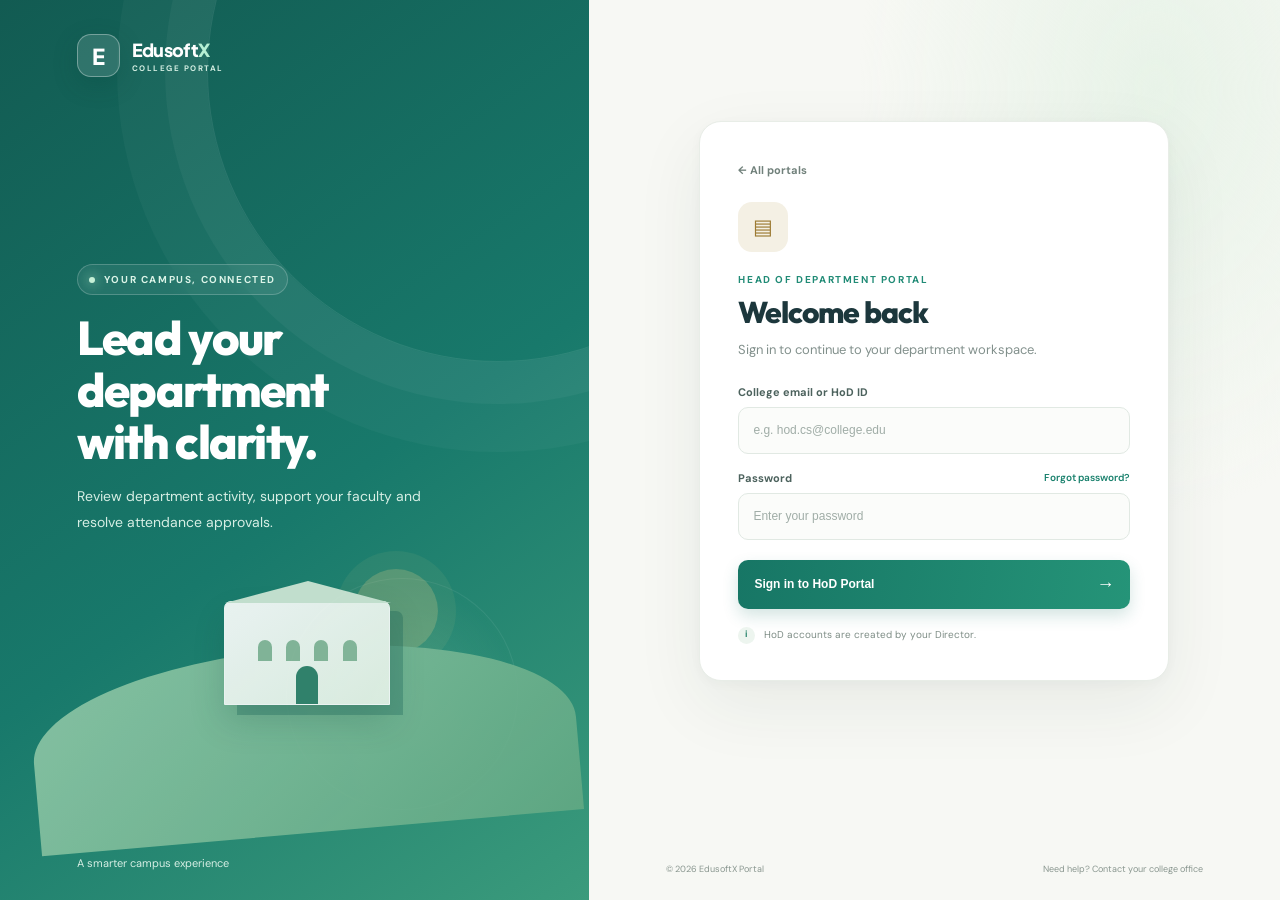
<file: Edusoft/hod-login.html>
<!doctype html>
<html lang="en">
<head>
  <meta charset="utf-8"><meta name="viewport" content="width=device-width, initial-scale=1">
  <meta name="theme-color" content="#f5f7f4"><title>HoD sign in | EdusoftX</title>
  <link rel="preconnect" href="https://fonts.googleapis.com"><link rel="preconnect" href="https://fonts.gstatic.com" crossorigin>
  <link href="https://fonts.googleapis.com/css2?family=DM+Sans:wght@400;500;600;700&family=Outfit:wght@400;500;600;700;800&family=Plus+Jakarta+Sans:wght@400;500;600;700;800&display=swap" rel="stylesheet">
  <link rel="stylesheet" href="login.css"><script src="auth.js" defer></script><script src="login.js" defer></script>
</head>
<body data-role="hod">
  <main class="login-layout">
    <section class="login-intro">
      <a class="brand" href="login.html"><span class="brand-mark">E</span><span class="brand-name">Edusoft<span>X</span><small>COLLEGE PORTAL</small></span></a>
      <div class="intro-copy"><span class="intro-label">YOUR CAMPUS, CONNECTED</span><h1>Lead your department<br>with clarity.</h1><p>Review department activity, support your faculty and resolve attendance approvals.</p><div class="intro-art" aria-hidden="true"><span class="art-sun"></span><span class="art-building"><i></i><i></i><i></i><i></i><b></b></span><span class="art-ground"></span></div></div>
      <span class="intro-footer">A smarter campus experience</span>
    </section>
    <section class="login-content">
      <div class="login-card">
        <a class="back-link" href="login.html">← All portals</a>
        <div class="portal-icon hod-icon large-portal-icon">▤</div>
        <p class="eyebrow">HEAD OF DEPARTMENT PORTAL</p><h2>Welcome back</h2><p class="card-description">Sign in to continue to your department workspace.</p>
        <form class="login-form">
          <label for="identity">College email or HoD ID</label><input id="identity" name="identity" type="text" placeholder="e.g. hod.cs@college.edu" autocomplete="username" required>
          <div class="password-label"><label for="password">Password</label><a href="#" data-demo-link>Forgot password?</a></div><input id="password" name="password" type="password" placeholder="Enter your password" autocomplete="current-password" required>
          <button class="sign-in-button" type="submit">Sign in to HoD Portal <span>→</span></button>
          <p class="login-message" role="status" hidden></p>
        </form>
        <p class="demo-note"><span>i</span> HoD accounts are created by your Director.</p>
      </div>
      <footer class="login-footer"><span>© 2026 <span data-college-name>EdusoftX</span> Portal</span><span>Need help? Contact your college office</span></footer>
    </section>
  </main>
</body>
</html>
</file>
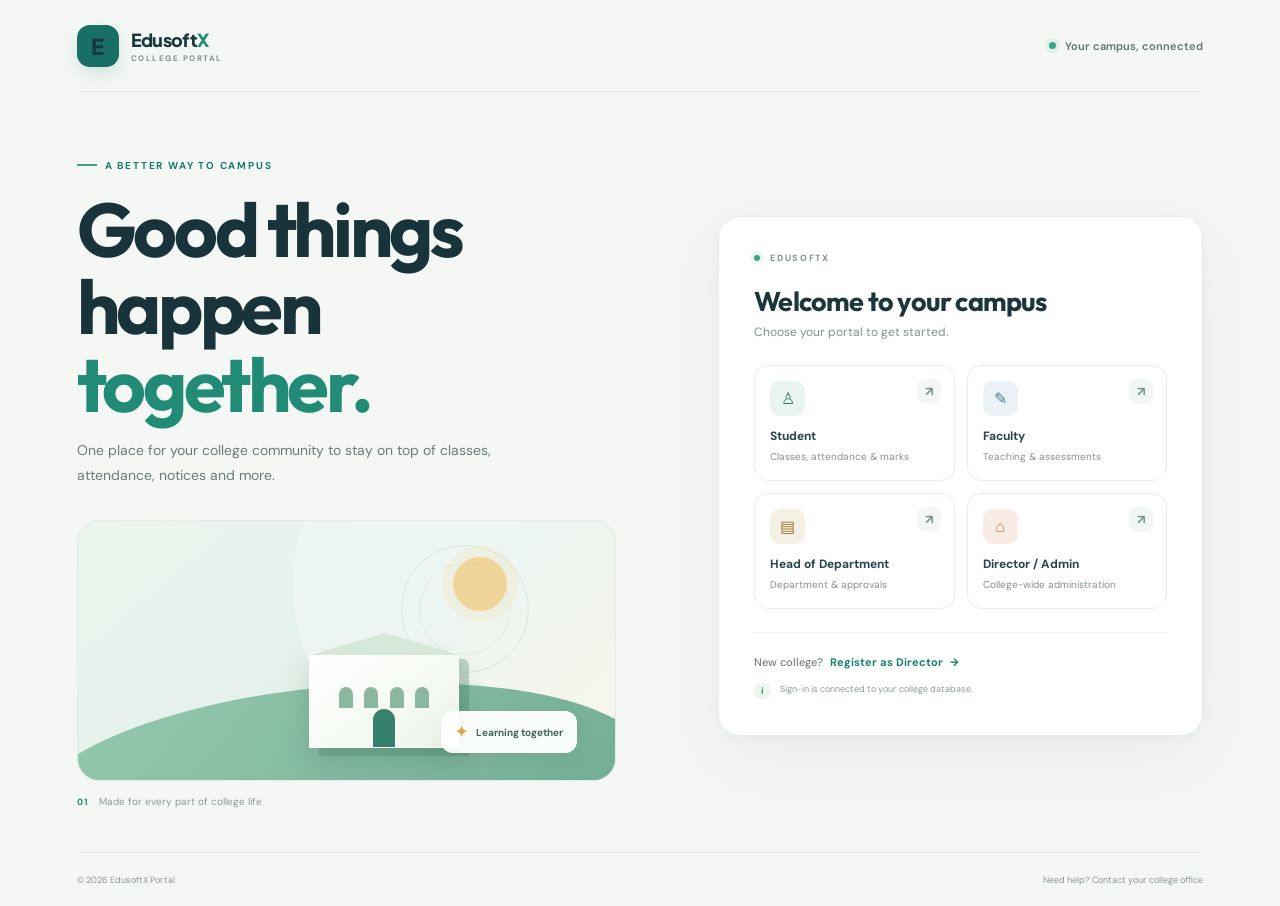
<file: Edusoft/login.html>
<!doctype html>
<html lang="en">
<head>
  <meta charset="utf-8">
  <meta name="viewport" content="width=device-width, initial-scale=1">
  <meta name="theme-color" content="#f6f7fb">
  <title>Choose your portal | EdusoftX</title>
  <link rel="preconnect" href="https://fonts.googleapis.com">
  <link rel="preconnect" href="https://fonts.gstatic.com" crossorigin>
  <link href="https://fonts.googleapis.com/css2?family=DM+Sans:wght@400;500;600;700&family=Plus+Jakarta+Sans:wght@400;500;600;700;800&family=Outfit:wght@400;500;600;700;800&display=swap" rel="stylesheet">
  <link rel="stylesheet" href="login.css">
  <script src="auth.js" defer></script>
  <script src="login.js" defer></script>
</head>
<body class="portal-home">
  <main class="home-shell">
    <header class="home-header">
      <a class="brand" href="login.html"><span class="brand-mark">E</span><span class="brand-name">Edusoft<span>X</span><small>COLLEGE PORTAL</small></span></a>
      <span class="header-note"><i></i> Your campus, connected</span>
    </header>
    <section class="home-main">
      <div class="home-welcome">
        <span class="welcome-kicker">A BETTER WAY TO CAMPUS</span>
        <h1>Good things<br>happen <span>together.</span></h1>
        <p>One place for your college community to stay on top of classes, attendance, notices and more.</p>
        <div class="welcome-art" aria-hidden="true">
          <div class="art-orbit orbit-one"></div><div class="art-orbit orbit-two"></div>
          <div class="art-sun"></div><div class="art-ground"></div>
          <div class="art-building"><i></i><i></i><i></i><i></i><b></b></div>
          <div class="art-note"><span>✦</span> Learning together</div>
        </div>
        <div class="welcome-caption"><span>01</span><span>Made for every part of college life</span></div>
      </div>
      <section class="portal-panel">
        <div class="panel-topline"><span class="panel-dot"></span> <span data-college-name>EDUSOFTX</span></div>
        <h2>Welcome to your campus</h2>
        <p class="panel-description">Choose your portal to get started.</p>
        <div class="portal-options">
          <a class="portal-option" href="student-login.html"><span class="portal-icon student-icon">♙</span><span><strong>Student</strong><small>Classes, attendance &amp; marks</small></span><b>↗</b></a>
          <a class="portal-option" href="faculty-login.html"><span class="portal-icon faculty-icon">✎</span><span><strong>Faculty</strong><small>Teaching &amp; assessments</small></span><b>↗</b></a>
          <a class="portal-option" href="hod-login.html"><span class="portal-icon hod-icon">▤</span><span><strong>Head of Department</strong><small>Department &amp; approvals</small></span><b>↗</b></a>
          <a class="portal-option" href="director-login.html"><span class="portal-icon director-icon">⌂</span><span><strong>Director / Admin</strong><small>College-wide administration</small></span><b>↗</b></a>
        </div>
        <div class="panel-bottom">
          <a class="create-account-link" id="collegeRegisterLink" href="college-setup.html">New college? <strong>Register as Director <span>→</span></strong></a>
          <p class="demo-note"><span>i</span> Sign-in is connected to your college database.</p>
        </div>
      </section>
    </section>
    <footer class="home-footer"><span>© 2026 <span data-college-name>EdusoftX</span> Portal</span><span>Need help? Contact your college office</span></footer>
  </main>
</body>
</html>
</file>
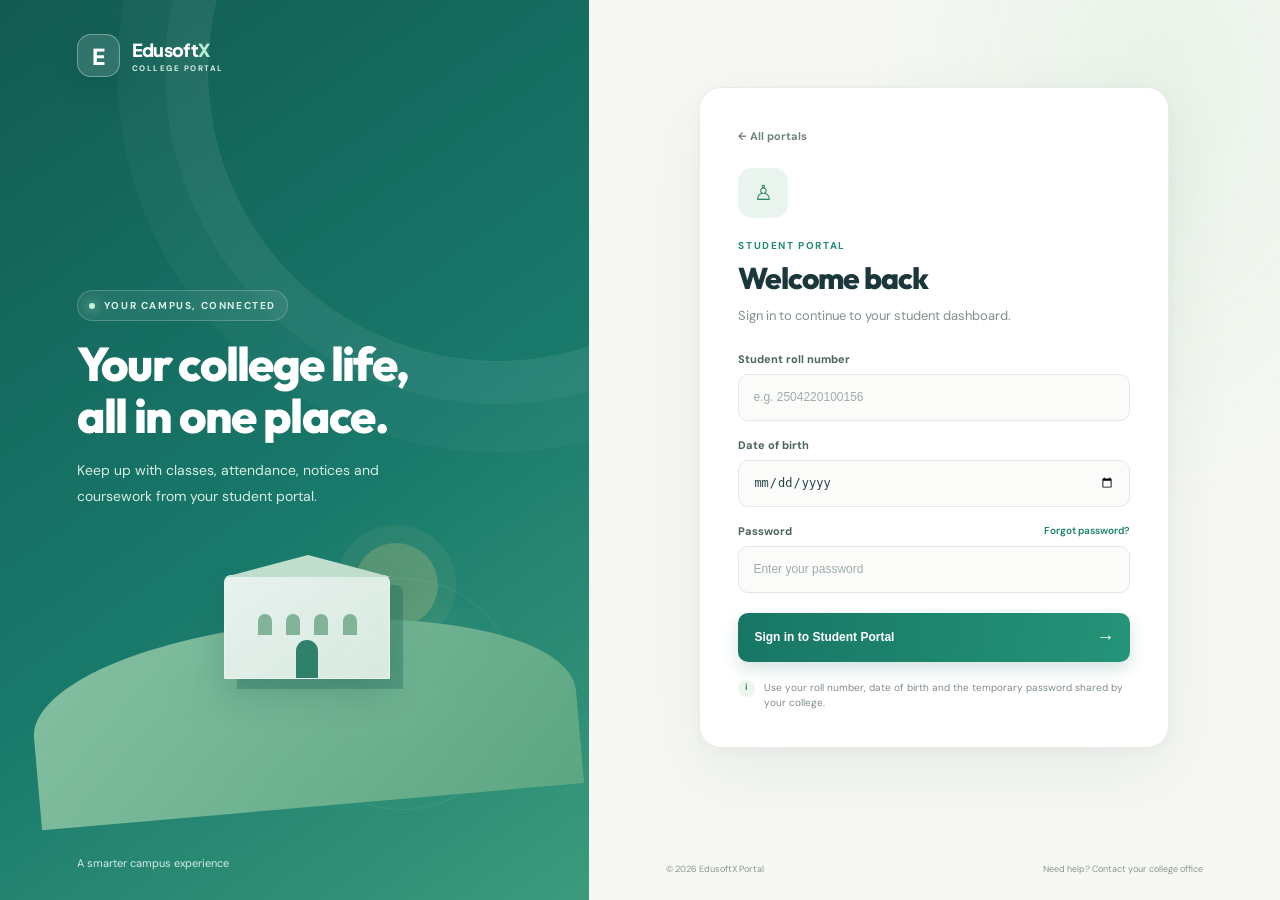
<file: Edusoft/student-login.html>
<!doctype html>
<html lang="en">
<head>
  <meta charset="utf-8"><meta name="viewport" content="width=device-width, initial-scale=1">
  <meta name="theme-color" content="#f5f7f4"><title>Student sign in | EdusoftX</title>
  <link rel="preconnect" href="https://fonts.googleapis.com"><link rel="preconnect" href="https://fonts.gstatic.com" crossorigin>
  <link href="https://fonts.googleapis.com/css2?family=DM+Sans:wght@400;500;600;700&family=Outfit:wght@400;500;600;700;800&family=Plus+Jakarta+Sans:wght@400;500;600;700;800&display=swap" rel="stylesheet">
  <link rel="stylesheet" href="login.css"><script src="auth.js" defer></script><script src="login.js" defer></script>
</head>
<body data-role="student">
  <main class="login-layout">
    <section class="login-intro">
      <a class="brand" href="login.html"><span class="brand-mark">E</span><span class="brand-name">Edusoft<span>X</span><small>COLLEGE PORTAL</small></span></a>
      <div class="intro-copy"><span class="intro-label">YOUR CAMPUS, CONNECTED</span><h1>Your college life,<br>all in one place.</h1><p>Keep up with classes, attendance, notices and coursework from your student portal.</p><div class="intro-art" aria-hidden="true"><span class="art-sun"></span><span class="art-building"><i></i><i></i><i></i><i></i><b></b></span><span class="art-ground"></span></div></div>
      <span class="intro-footer">A smarter campus experience</span>
    </section>
    <section class="login-content">
      <div class="login-card">
        <a class="back-link" href="login.html">← All portals</a>
        <div class="portal-icon student-icon large-portal-icon">♙</div>
        <p class="eyebrow">STUDENT PORTAL</p><h2>Welcome back</h2><p class="card-description">Sign in to continue to your student dashboard.</p>
        <form class="login-form">
          <label for="identity">Student roll number</label><input id="identity" name="identity" type="text" placeholder="e.g. 2504220100156" autocomplete="username" required>
          <label for="dateOfBirth">Date of birth</label><input id="dateOfBirth" name="dateOfBirth" type="date" autocomplete="bday">
          <div class="password-label"><label for="password">Password</label><a href="#" data-demo-link>Forgot password?</a></div><input id="password" name="password" type="password" placeholder="Enter your password" autocomplete="current-password" required>
          <button class="sign-in-button" type="submit">Sign in to Student Portal <span>→</span></button>
          <p class="login-message" role="status" hidden></p>
        </form>
        <p class="demo-note"><span>i</span> Use your roll number, date of birth and the temporary password shared by your college.</p>
      </div>
      <footer class="login-footer"><span>© 2026 <span data-college-name>EdusoftX</span> Portal</span><span>Need help? Contact your college office</span></footer>
    </section>
  </main>
</body>
</html>
</file>
<file: Edusoft/styles.css>
:root {
  color-scheme: light;
  --ink: #20233a;
  --muted: #8a8fa4;
  --line: #eceef4;
  --surface: #fff;
  --page: #f6f7fb;
  --purple: #6d5ce8;
  --purple-dark: #5847d1;
  --green: #249b72;
  font-family: "DM Sans", sans-serif;
}

* { box-sizing: border-box; }
body { margin: 0; min-width: 320px; background: var(--page); color: var(--ink); }
.startup-error { width: min(560px, calc(100% - 32px)); margin: 12vh auto; padding: 28px; border: 1px solid var(--line); border-radius: 14px; background: var(--surface); color: var(--ink); font: 14px/1.6 "DM Sans", sans-serif; box-shadow: 0 12px 35px #25233d12; }
.startup-error h1 { margin: 0 0 10px; font: 700 22px/1.3 Manrope, sans-serif; }
.startup-error p { color: #686d82; }
.startup-error button { padding: 10px 16px; border: 0; border-radius: 7px; background: var(--purple); color: #fff; font: inherit; }
button, select, input, textarea { font: inherit; }
button { cursor: pointer; }
.app-shell { min-height: 100vh; }
.sidebar { position: fixed; inset: 0 auto 0 0; z-index: 4; display: flex; flex-direction: column; width: 246px; padding: 27px 16px 15px; background: #fff; border-right: 1px solid #eef0f5; }
.brand { display: flex; align-items: center; gap: 11px; margin: 0 7px 53px; color: var(--ink); text-decoration: none; }
.brand-mark { display: grid; width: 38px; height: 38px; place-items: center; border-radius: 12px; background: #6e5ce8; color: #fff; font: 800 21px Manrope, sans-serif; box-shadow: 0 5px 12px #6e5ce833; }
.brand-mark img { width: 100%; height: 100%; border-radius: inherit; object-fit: contain; background: #fff; }
.brand-name { font: 800 17px Manrope, sans-serif; letter-spacing: -.7px; }
.brand-name > span { color: var(--purple); }
.brand-name small { display: block; margin-top: 1px; color: #a4a8b7; font: 700 8px "DM Sans", sans-serif; letter-spacing: 1.4px; }
.workspace-label { padding: 0 12px 12px; color: #afb2c0; font-size: 9px; font-weight: 700; letter-spacing: 1.4px; }
.main-nav { display: grid; gap: 5px; }
.nav-link { position: relative; display: flex; align-items: center; gap: 12px; width: 100%; padding: 11px 12px; border: 0; border-radius: 8px; background: transparent; color: #777d92; text-align: left; font-size: 12px; font-weight: 600; transition: .18s ease; }
.nav-link:hover { background: #f7f6fe; color: var(--purple); }
.nav-link.active { background: #f0edff; color: var(--purple); }
.nav-icon { width: 18px; color: #969bad; text-align: center; font-size: 17px; }
.nav-link.active .nav-icon { color: var(--purple); }
.nav-count { margin-left: auto; padding: 2px 6px; border-radius: 10px; background: #fff; color: var(--purple); font-size: 10px; }
.sidebar-bottom { margin-top: auto; }
.help-card { margin: 0 2px 17px; padding: 16px 13px 13px; border-radius: 10px; background: #f8f7ff; }
.help-icon { display: grid; width: 25px; height: 25px; margin-bottom: 11px; place-items: center; border-radius: 8px; background: #e8e4ff; color: var(--purple); font-size: 14px; font-weight: 700; }
.help-card strong { font-size: 11px; }
.help-card p { margin: 5px 0 10px; color: #9296a9; font-size: 10px; line-height: 1.55; }
.help-link { padding: 0; border: 0; background: none; color: var(--purple); font-size: 10px; font-weight: 700; }
.help-link span { padding-left: 4px; }
.profile-mini { display: flex; align-items: center; gap: 9px; width: 100%; padding: 12px 2px 2px; border: 0; border-top: 1px solid var(--line); background: transparent; text-align: left; }
.avatar { flex: 0 0 auto; display: inline-grid; width: 34px; height: 34px; place-items: center; border-radius: 50%; font-size: 10px; font-weight: 700; }
.avatar-purple { background: #eeeaff; color: #6752d5; }
.avatar-orange { background: #fff0e7; color: #d2753b; }
.avatar-blue { background: #e8f2ff; color: #4280c9; }
.profile-copy { display: grid; gap: 3px; }
.profile-copy strong { font-size: 10px; }
.profile-copy small { color: #999eaf; font-size: 9px; }
.more { margin-left: auto; color: #969bad; font-weight: 700; }
.logout-link { display: flex; width: 100%; justify-content: flex-end; gap: 5px; padding: 6px 2px 0; border: 0; background: transparent; color: #9398aa; font-size: 9px; }
.logout-link:hover { color: var(--purple); }
.main-area { min-height: 100vh; margin-left: 246px; }
.topbar { position: sticky; top: 0; z-index: 3; display: flex; height: 68px; align-items: center; justify-content: space-between; padding: 0 38px; border-bottom: 1px solid #eef0f5; background: #fff; }
.breadcrumb { color: #9a9eaf; font-size: 11px; }
.breadcrumb span { padding: 0 8px; color: #c3c6d1; }
.breadcrumb strong { color: #474b61; font-weight: 600; }
.topbar-actions { display: flex; align-items: center; gap: 18px; }
.current-role { color: #777d92; font-size: 10px; font-weight: 600; }
.icon-button { position: relative; width: 30px; height: 30px; border: 0; background: transparent; color: #747a8e; font-size: 19px; }
.notification-button i { position: absolute; top: 5px; right: 4px; width: 5px; height: 5px; border: 1px solid #fff; border-radius: 50%; background: #f17e73; }
.top-avatar { width: 31px; height: 31px; font-size: 9px; }
.mobile-menu { display: none; border: 0; background: transparent; color: var(--ink); font-size: 20px; }
.content { width: min(1190px, 100%); margin: 0 auto; padding: 32px 38px 20px; }
.view-panel { display: none; animation: appear .22s ease; }
.view-panel.active { display: block; }
@keyframes appear { from { opacity: .65; transform: translateY(3px); } to { opacity: 1; transform: translateY(0); } }
.welcome-row, .page-heading { display: flex; align-items: center; justify-content: space-between; gap: 20px; margin-bottom: 22px; }
.eyebrow { margin: 0 0 7px; color: #a0a4b4; font-size: 9px; font-weight: 700; letter-spacing: 1.2px; }
h1, h2, p { margin-top: 0; }
h1 { margin-bottom: 5px; font: 800 23px Manrope, sans-serif; letter-spacing: -.8px; }
.wave { color: #edb54a; font-size: 18px; }
.subheading { margin: 0; color: #9297a9; font-size: 11px; }
.button { display: inline-flex; min-height: 36px; align-items: center; justify-content: center; gap: 8px; padding: 0 14px; border: 1px solid transparent; border-radius: 7px; font-size: 10px; font-weight: 700; transition: .18s ease; }
.button-primary { background: var(--purple); color: #fff; box-shadow: 0 4px 10px #6e5ce825; }
.button-primary:hover { background: var(--purple-dark); transform: translateY(-1px); }
.button-outline { border-color: #e5e6ef; background: #fff; color: #62677c; }
.button-outline:hover { border-color: #c9c2ff; color: var(--purple); }
.role-banner { position: relative; display: flex; align-items: center; gap: 13px; overflow: hidden; min-height: 75px; margin-bottom: 17px; padding: 14px 18px; border: 1px solid #e8e4ff; border-radius: 9px; background: linear-gradient(105deg, #f1efff, #f8f7ff 67%, #f1efff); }
.banner-icon { display: grid; flex: 0 0 auto; width: 33px; height: 33px; place-items: center; border-radius: 10px; background: #fff; color: var(--purple); font-size: 15px; }
.role-banner strong { font-size: 11px; }
.role-banner p { margin: 4px 0 0; color: #898da3; font-size: 10px; }
.banner-decoration { position: absolute; right: 28px; color: #ddd8ff; font-size: 42px; }
.stat-grid { display: grid; grid-template-columns: repeat(4, minmax(0, 1fr)); gap: 13px; margin-bottom: 17px; }
.stat-card, .panel { border: 1px solid #eceef4; border-radius: 9px; background: var(--surface); box-shadow: 0 2px 8px #2c315006; }
.stat-card { min-width: 0; padding: 14px 15px 12px; }
.stat-top { display: flex; align-items: center; justify-content: space-between; gap: 5px; color: #81869a; font-size: 10px; font-weight: 500; }
.stat-icon { display: grid; width: 27px; height: 27px; place-items: center; border-radius: 8px; font-size: 13px; }
.mint { background: #e8f8f1; color: #35a17b; }
.lilac { background: #f0edff; color: #7665df; }
.peach { background: #fff2e9; color: #df8c4c; }
.blue { background: #eaf3ff; color: #578fce; }
.stat-value { margin: 9px 0 7px; font: 800 24px Manrope, sans-serif; letter-spacing: -.7px; }
.unit { padding-left: 2px; font-size: 14px; }
.stat-muted { color: #aeb1bf; font: 600 12px "DM Sans", sans-serif; letter-spacing: 0; }
.stat-foot { min-height: 15px; color: #a0a4b3; font-size: 9px; }
.trend { margin-right: 3px; font-weight: 700; }
.trend.up { color: #269b72; }
.neutral { color: #858a9e; }
.due { color: #d88847; font-weight: 600; }
.stat-note { margin-top: 8px; color: #a0a4b3; font-size: 9px; }
.mini-progress { overflow: hidden; height: 4px; margin-top: 9px; border-radius: 5px; background: #f0eff7; }
.mini-progress i { display: block; height: 100%; border-radius: inherit; background: #4eb68e; }
.dashboard-grid, .bottom-grid { display: grid; grid-template-columns: minmax(0, 1.48fr) minmax(280px, 1fr); gap: 14px; margin-bottom: 14px; }
.panel { min-width: 0; padding: 17px; }
.panel-heading { display: flex; align-items: flex-start; justify-content: space-between; gap: 12px; margin-bottom: 15px; }
.panel-heading h2, .deadline-card h2 { margin: 0 0 4px; font: 700 13px Manrope, sans-serif; letter-spacing: -.2px; }
.panel-heading p { margin: 0; color: #a0a4b3; font-size: 9px; line-height: 1.5; }
.text-button { flex: 0 0 auto; padding: 2px 0; border: 0; background: transparent; color: var(--purple); font-size: 9px; font-weight: 700; }
.text-button span { padding-left: 4px; font-size: 13px; }
.table-wrap { width: 100%; overflow-x: auto; }
table { width: 100%; border-collapse: collapse; text-align: left; white-space: nowrap; }
th { padding: 9px 9px; border-bottom: 1px solid #f0f1f5; color: #a4a8b6; font-size: 8px; font-weight: 700; letter-spacing: .55px; }
td { padding: 11px 9px; border-bottom: 1px solid #f3f4f7; color: #62677c; font-size: 9px; }
tbody tr:last-child td { border-bottom: 0; }
td:first-child { color: #41465d; font-weight: 600; }
.subject-dot { display: inline-block; width: 7px; height: 7px; margin-right: 8px; border-radius: 50%; vertical-align: 1px; }
.dot-violet { background: #8c79e9; }.dot-blue { background: #5da2e2; }.dot-orange { background: #eea264; }.dot-green { background: #55b68d; }.dot-pink { background: #d67eb0; }
.percent { color: #5a6076; font-weight: 700; }
.percent.strong { color: #278c69; }
.percent.low { color: #d38b4c; }
.attendance-rule { margin-top: 10px; padding: 9px 10px; border-radius: 6px; background: #f8f7ff; color: #85899d; font-size: 9px; }
.attendance-rule span { display: inline-grid; width: 13px; height: 13px; margin-right: 4px; place-items: center; border-radius: 50%; background: #e8e4ff; color: var(--purple); font-size: 8px; font-weight: 700; }
.timeline { padding-top: 1px; }
.timeline-item { position: relative; display: grid; grid-template-columns: 39px 13px 1fr auto; min-height: 53px; align-items: start; gap: 8px; }
.time { padding-top: 1px; color: #656a7f; font-size: 9px; font-weight: 700; }
.time small { display: block; margin-top: 3px; color: #aeb1bf; font-size: 8px; font-weight: 400; }
.timeline-line { position: relative; display: block; width: 8px; height: 8px; margin-top: 3px; border: 2px solid #dcd8fa; border-radius: 50%; background: #fff; }
.timeline-item:not(:last-child) .timeline-line:after { position: absolute; top: 7px; left: 1px; width: 2px; height: 39px; background: #eeedf5; content: ""; }
.timeline-item.completed .timeline-line { border-color: #65bf99; background: #65bf99; }
.timeline-item.current .timeline-line { border-color: var(--purple); box-shadow: 0 0 0 3px #eeeaff; }
.class-info strong { display: block; color: #474b61; font-size: 9px; }
.class-info small { display: block; margin-top: 4px; color: #a0a4b3; font-size: 8px; }
.class-info small span { padding: 0 2px; }
.class-status { padding: 3px 6px; border-radius: 5px; background: #f0f9f4; color: #4b9c78; font-size: 8px; }
.class-status.live { background: #f1efff; color: var(--purple); }
.notice-row { display: flex; align-items: center; gap: 9px; padding: 11px 0; border-top: 1px solid #f1f2f6; }
.notice-tag { display: inline-block; flex: 0 0 auto; padding: 4px 6px; border-radius: 4px; font-size: 7px; font-weight: 700; letter-spacing: .3px; }
.tag-academic { background: #f0edff; color: #6e5ce0; }
.tag-event { background: #fff2e8; color: #d9894d; }
.tag-general { background: #eaf5ff; color: #4a8dc7; }
.notice-row > div { min-width: 0; flex: 1; }
.notice-row strong { display: block; overflow: hidden; color: #555a70; font-size: 9px; font-weight: 600; text-overflow: ellipsis; white-space: nowrap; }
.notice-row p { margin: 4px 0 0; color: #a0a4b3; font-size: 8px; }
.notice-row p span { padding: 0 3px; }
.notice-arrow { color: #a3a6b5; font-size: 12px; }
.pending-badge { flex: 0 0 auto; padding: 5px 7px; border-radius: 5px; background: #fff4e9; color: #cd854b; font-size: 8px; font-weight: 600; }
.approval-item { display: flex; align-items: center; gap: 9px; padding: 9px 0; border-top: 1px solid #f1f2f6; }
.approval-item .avatar { width: 28px; height: 28px; font-size: 8px; }
.approval-copy { min-width: 0; flex: 1; }
.approval-copy strong, .approval-copy small { display: block; }
.approval-copy strong { color: #555a70; font-size: 9px; }
.approval-copy small { margin-top: 4px; color: #a0a4b3; font-size: 8px; }
.status-pending, .status-approved, .status-rejected { flex: 0 0 auto; padding: 4px 6px; border-radius: 5px; background: #fff5ea; color: #cf8b4e; font-size: 7px; font-weight: 700; }
.status-approved { background: #edf8f2; color: #419572; }
.status-rejected { background: #fff0ef; color: #bd6862; }
.approval-actions { display: flex; flex: 0 0 auto; gap: 5px; }
.approval-actions button { padding: 5px 7px; border: 1px solid #e8e9f0; border-radius: 5px; background: #fff; color: #60657a; font-size: 8px; font-weight: 700; }
.approval-actions button:first-child { border-color: #d7eee3; background: #f0faf4; color: #388767; }
.approval-actions button:last-child { border-color: #f3e2e0; color: #ba6661; }
.full-button { width: 100%; margin-top: 10px; }
.footer { display: flex; justify-content: space-between; padding: 7px 2px 0; color: #a8abba; font-size: 8px; }
.page-heading { margin-bottom: 21px; }
.page-heading .eyebrow { margin-bottom: 7px; }
.info-banner { display: flex; gap: 12px; margin-bottom: 15px; padding: 15px; border: 1px solid #e8e4ff; border-radius: 9px; background: #f8f7ff; }
.info-banner .banner-icon { flex: 0 0 auto; background: #ebe8ff; font-weight: 700; }
.info-banner strong { display: block; margin: 1px 0 5px; font-size: 10px; }
.info-banner p { margin: 0; color: #85899d; font-size: 9px; line-height: 1.6; }
.semester-pill, .today-pill { flex: 0 0 auto; padding: 6px 8px; border: 1px solid #ececf3; border-radius: 5px; color: #898ea0; font-size: 8px; font-weight: 600; }
.attendance-status { display: inline-block; padding: 4px 7px; border-radius: 5px; font-size: 8px; font-weight: 600; }
.attendance-status.safe, .attendance-status.complete { background: #edf8f2; color: #419572; }
.attendance-status.caution { background: #fff5ea; color: #cf8b4e; }
.attendance-status.complete { background: #eef4ff; color: #5b7fbd; }
.attendance-lower { margin-top: 14px; }
.request-row { display: flex; align-items: center; gap: 10px; padding: 10px 0; border-top: 1px solid #f1f2f6; }
.request-date { display: grid; width: 32px; height: 36px; place-content: center; border: 1px solid #eeeef4; border-radius: 6px; text-align: center; }
.request-date strong { font: 700 12px Manrope, sans-serif; }
.request-date small { margin-top: 1px; color: #a0a4b3; font-size: 7px; }
.request-copy { min-width: 0; flex: 1; }
.request-copy strong, .request-copy small { display: block; }
.request-copy strong { overflow: hidden; color: #555a70; font-size: 9px; text-overflow: ellipsis; white-space: nowrap; }
.request-copy small { margin-top: 4px; color: #a0a4b3; font-size: 8px; }
.deadline-card { background: linear-gradient(150deg, #fff, #fcfbff); }
.deadline-icon { display: grid; width: 31px; height: 31px; margin-bottom: 13px; place-items: center; border-radius: 9px; background: #f0edff; color: var(--purple); font-size: 17px; }
.deadline-card .eyebrow { margin-bottom: 6px; }
.deadline-card h2 { font-size: 14px; }
.deadline-card > p:not(.eyebrow) { margin: 7px 0 12px; color: #9297a9; font-size: 9px; line-height: 1.55; }
.deadline-foot { display: flex; align-items: center; gap: 7px; color: #9b9fb0; font-size: 8px; }
.deadline-dot { width: 6px; height: 6px; border-radius: 50%; background: #e8a05b; }
.today-pill { border: 0; background: #f0edff; color: var(--purple); letter-spacing: .5px; }
.full-timeline { padding-top: 4px; }
.full-class { display: grid; grid-template-columns: 100px 10px minmax(0, 1fr) auto; align-items: center; gap: 14px; min-height: 69px; border-top: 1px solid #f1f2f6; }
.full-time { color: #71768a; font-size: 10px; font-weight: 600; }
.full-color { width: 8px; height: 8px; border-radius: 50%; }
.full-class strong { color: #474b61; font-size: 10px; }
.full-class p { margin: 4px 0 0; color: #a0a4b3; font-size: 9px; }
.full-state { color: #9ca1b0; font-size: 8px; }
.full-state.live { color: var(--purple); font-weight: 700; }
.full-class.current { background: linear-gradient(90deg, #faf9ff, #fff); }
.notice-list { padding: 0 18px; }
.notice-card { padding: 17px 0; border-bottom: 1px solid #f0f1f5; }
.notice-card:last-child { border-bottom: 0; }
.notice-card-top { display: flex; align-items: center; justify-content: space-between; gap: 10px; }
.notice-card time { color: #a0a4b3; font-size: 8px; }
.notice-card h2 { margin: 10px 0 6px; font: 700 12px Manrope, sans-serif; }
.notice-card > p { max-width: 720px; margin-bottom: 8px; color: #83889b; font-size: 9px; line-height: 1.7; }
.notice-author { color: #a0a4b3; font-size: 8px; }
.student-profile-panel, .content-publish-panel { margin-bottom: 15px; padding: 16px 18px; }
.student-profile-grid { display: grid; grid-template-columns: repeat(3, minmax(0, 1fr)); gap: 12px; margin: 0; }
.student-profile-grid > div { min-width: 0; padding: 10px; border: 1px solid #f0f1f5; border-radius: 7px; background: #fcfcfe; }
.student-profile-grid dt { color: #969bad; font-size: 8px; font-weight: 700; text-transform: uppercase; }
.student-profile-grid dd { overflow-wrap: anywhere; margin: 5px 0 0; color: #555a70; font-size: 10px; font-weight: 600; }
.content-publish-panel .panel-heading { margin-bottom: 13px; }
.account-form textarea { width: 100%; padding: 8px 10px; border: 1px solid #e8e9f0; border-radius: 6px; outline: 0; background: #fff; color: #4d5268; font: inherit; font-size: 10px; font-weight: 400; resize: vertical; }
.account-form textarea:focus, .account-form select:focus { border-color: #9d91f0; box-shadow: 0 0 0 3px #f1efff; }
.publish-message-field { grid-column: 1 / -1; }
.table-secondary-text { display: block; max-width: 400px; margin-top: 4px; color: #9297a9; font-size: 8px; font-weight: 400; line-height: 1.5; }
.dashboard-notice-list { min-height: 44px; }
.timetable-full .table-wrap { margin-top: 8px; }
.marks-summary { display: grid; grid-template-columns: repeat(3, 1fr); gap: 13px; margin-bottom: 15px; }
.marks-summary .stat-card { padding: 13px 15px; }
.marks-panel { margin-top: 15px; }
.score { color: #338f6e; font-weight: 700; }
.quick-actions-panel { margin-bottom: 15px; padding: 14px 17px 12px; }
.quick-actions-heading { display: flex; align-items: center; justify-content: space-between; gap: 10px; margin-bottom: 8px; }
.quick-actions-heading h2 { margin: 0; font: 700 12px Manrope, sans-serif; }
.quick-actions-heading > span { color: #a0a4b3; font-size: 8px; }
.quick-actions { display: grid; grid-template-columns: repeat(5, minmax(0, 1fr)); gap: 8px; }
.quick-actions button { display: flex; min-width: 0; align-items: center; gap: 8px; padding: 7px; border: 0; border-radius: 7px; background: transparent; text-align: left; }
.quick-actions button:hover { background: #f8f7ff; }
.quick-actions button strong { color: #64697e; font-size: 8px; }
.quick-action-icon { display: grid; flex: 0 0 auto; width: 27px; height: 27px; place-items: center; border-radius: 7px; font-size: 12px; }
.reference-grid { grid-template-columns: minmax(0, 1.48fr) minmax(280px, .8fr); }
.lecture-dashboard-row { display: grid; grid-template-columns: 29px minmax(0, 1fr) auto auto; align-items: center; gap: 8px; min-height: 48px; border-top: 1px solid #f1f2f6; }
.lecture-order { display: grid; width: 24px; height: 24px; place-items: center; border-radius: 7px; background: #f0edff; color: var(--purple); font-size: 9px; font-weight: 700; }
.lecture-summary { min-width: 0; }
.lecture-summary strong, .lecture-summary small { display: block; overflow: hidden; text-overflow: ellipsis; white-space: nowrap; }
.lecture-summary strong { color: #555a70; font-size: 9px; }
.lecture-summary small { margin-top: 4px; color: #9da2b1; font-size: 8px; }
.lecture-attendance-count { color: #64697e; font-size: 8px; font-weight: 700; white-space: nowrap; }
.lecture-dashboard-row.is-first-lecture { background: linear-gradient(90deg, #fffaf3, #fff); }
.lecture-dashboard-row.is-first-lecture .lecture-order { background: #fff0d9; color: #cb8844; }
.first-lecture-callout { display: flex; align-items: center; gap: 9px; margin-top: 10px; padding: 10px; border: 1px solid #ffebcf; border-radius: 7px; background: #fffbf4; }
.first-lecture-star { color: #d8964a; font-size: 14px; }
.first-lecture-callout > div { min-width: 0; flex: 1; }
.first-lecture-callout strong, .first-lecture-callout small { display: block; }
.first-lecture-callout strong { color: #675a48; font-size: 8px; }
.first-lecture-callout small { margin-top: 3px; color: #a69b89; font-size: 8px; }
.first-lecture-value { color: #bf7a2e; font-size: 9px; font-weight: 700; white-space: nowrap; }
.dashboard-section-list, .dashboard-leave-list { display: grid; }
.dashboard-section-row, .dashboard-leave-row { display: flex; min-width: 0; align-items: center; gap: 9px; padding: 9px 0; border-top: 1px solid #f1f2f6; }
.section-chip { display: grid; flex: 0 0 auto; width: 29px; height: 29px; place-items: center; border-radius: 8px; background: #f0edff; color: var(--purple); font-size: 8px; font-weight: 700; }
.dashboard-section-row > div, .dashboard-leave-row > div { min-width: 0; flex: 1; }
.dashboard-section-row strong, .dashboard-section-row small, .dashboard-leave-row strong, .dashboard-leave-row small { display: block; overflow: hidden; text-overflow: ellipsis; white-space: nowrap; }
.dashboard-section-row strong, .dashboard-leave-row strong { color: #555a70; font-size: 9px; }
.dashboard-section-row small, .dashboard-leave-row small { margin-top: 4px; color: #a0a4b3; font-size: 8px; }
.section-mentor-name { max-width: 110px; overflow: hidden; color: #82879a; font-size: 8px; text-overflow: ellipsis; white-space: nowrap; }
.leave-avatar { display: grid; flex: 0 0 auto; width: 27px; height: 27px; place-items: center; border-radius: 50%; background: #eef4ff; color: #5b7fbd; font-size: 8px; font-weight: 700; }
.dashboard-leave-row .status-pending, .dashboard-leave-row .status-approved, .dashboard-leave-row .status-rejected { max-width: 92px; overflow: hidden; text-overflow: ellipsis; white-space: nowrap; }
.attendance-summary-grid { display: grid; grid-template-columns: repeat(2, minmax(0, 1fr)); gap: 13px; margin-bottom: 15px; }
.attendance-summary-grid .stat-card { min-width: 0; }
.first-lecture-stat { border-color: #f5e6d1; background: linear-gradient(115deg, #fffaf3, #fff); }
.subject-attendance-panel { margin-bottom: 15px; }
.subject-pie-panel { margin-bottom: 15px; }
.subject-pie-grid { display: grid; grid-template-columns: repeat(auto-fill, minmax(145px, 1fr)); gap: 12px; }
.subject-pie-card { display: grid; justify-items: center; gap: 8px; padding: 14px 10px; border: 1px solid #eef0f5; border-radius: 9px; background: linear-gradient(150deg, #fff, #faf9ff); text-align: center; }
.subject-pie-ring { display: grid; width: 104px; aspect-ratio: 1; place-items: center; border-radius: 50%; background: conic-gradient(from -90deg, var(--purple) 0 var(--attendance-angle), #eeedf5 var(--attendance-angle) 360deg); }
.subject-pie-ring::before { position: absolute; width: 78px; aspect-ratio: 1; border-radius: 50%; background: #fff; content: ""; }
.subject-pie-ring { position: relative; }
.subject-pie-ring strong { position: relative; z-index: 1; color: #4d496d; font: 800 17px Manrope, sans-serif; }
.subject-pie-name { color: #555a70; font-size: 10px; }
.subject-pie-card small { color: #999eaf; font-size: 8px; }
.subject-offering-form { display: block; }
.subject-offering-choices { display: grid; grid-template-columns: repeat(3, minmax(0, 1fr)); gap: 10px; margin-bottom: 13px; }
.subject-offering-group { min-width: 0; margin: 0; padding: 10px; border: 1px solid #ececf4; border-radius: 8px; }
.subject-offering-group legend { padding: 0 5px; color: #55516f; font-size: 10px; font-weight: 800; }
.subject-section-options { display: grid; gap: 7px; }
.subject-section-options label { display: flex; grid-template-columns: auto 1fr; align-items: center; gap: 7px; color: #62677b; font-size: 9px; font-weight: 500; }
.subject-section-options input { width: 14px; min-height: 14px; accent-color: var(--purple); }
.subject-section-options small { color: #999eaf; font-size: 8px; }
.subject-faculty-select { max-width: 220px; padding: 7px 8px; border: 1px solid #e8e9f0; border-radius: 5px; background: #fff; color: #62677b; font: inherit; font-size: 9px; }
.subject-faculty-assignment-form { display: grid; justify-items: start; gap: 12px; }
.subject-faculty-assignment-form > .account-message { margin: 0; }
.subject-faculty-assignment-form > button { min-height: 34px; }
.first-lecture-cell { color: #c1843f; font-weight: 700; }
.faculty-only[hidden], .student-only[hidden] { display: none; }
.attendance-entry-form .first-lecture-checkbox { display: flex; grid-column: 1 / -1; align-items: center; gap: 8px; padding: 9px 10px; border: 1px solid #ffebcf; border-radius: 7px; background: #fffbf4; }
.first-lecture-checkbox input, .contact-confirm input { width: 15px; min-height: 15px; accent-color: #d8964a; }
.first-lecture-checkbox span { display: grid; gap: 3px; }
.first-lecture-checkbox small { color: #a69b89; font-size: 8px; font-weight: 400; }
.roster-field { grid-column: 1 / -1; }
.roster-label { display: block; margin-bottom: 7px; color: #62677b; font-size: 9px; font-weight: 700; }
.lecture-roster { display: grid; grid-template-columns: repeat(2, minmax(0, 1fr)); gap: 7px; }
.roster-student { display: flex; align-items: center; justify-content: space-between; gap: 8px; padding: 7px 9px; border: 1px solid #f0f1f5; border-radius: 6px; color: #62677b; font-size: 9px; }
.roster-student select, .account-form select { min-width: 0; padding: 6px 8px; border: 1px solid #e8e9f0; border-radius: 5px; background: #fff; color: #62677b; font-size: 9px; }
.lecture-records-panel { margin-top: 15px; }
.leave-request-panel, .leave-workflow-panel { margin-bottom: 15px; }
.leave-request-list { display: grid; gap: 10px; }
.leave-request-card { padding: 13px; border: 1px solid #eef0f5; border-radius: 8px; background: #fff; }
.leave-card-heading { display: flex; align-items: center; justify-content: space-between; gap: 12px; }
.leave-card-heading > div { min-width: 0; }
.leave-card-heading strong, .leave-card-heading small { display: block; }
.leave-card-heading strong { color: #484d63; font-size: 10px; }
.leave-card-heading small { margin-top: 4px; color: #9a9eaf; font-size: 8px; }
.leave-reason, .guardian-details, .mentor-notes { margin: 9px 0 0; color: #73788d; font-size: 9px; line-height: 1.6; }
.guardian-details { color: #858a9d; }
.mentor-notes { padding: 8px 10px; border-left: 2px solid #6d5ce8; border-radius: 0 5px 5px 0; background: #f8f7ff; }
.mentor-contact-form { display: grid; gap: 9px; margin-top: 11px; padding-top: 10px; border-top: 1px solid #f0f1f5; }
.mentor-contact-form label { display: grid; gap: 6px; color: #62677b; font-size: 9px; font-weight: 600; }
.mentor-contact-form .contact-confirm { display: flex; align-items: center; gap: 7px; color: #76664e; font-weight: 500; }
.mentor-contact-form textarea { width: 100%; padding: 8px 9px; border: 1px solid #e8e9f0; border-radius: 6px; color: #4d5268; font: inherit; font-size: 9px; resize: vertical; }
.mentor-contact-form .button { justify-self: start; }
.leave-decision-actions { display: flex; gap: 8px; margin-top: 10px; }
.leave-decision-actions .button { min-height: 31px; font-size: 8px; }
.leave-workflow-panel .empty-accounts { padding: 8px 0; }
.quick-actions-panel, .reference-grid { min-width: 0; }
.account-panel { margin-top: 15px; }
.director-only[hidden], .hod-only[hidden] { display: none; }
.account-form { display: grid; grid-template-columns: repeat(2, minmax(0, 1fr)); gap: 13px; align-items: end; }
.account-form label { display: grid; gap: 6px; color: #62677b; font-size: 9px; font-weight: 700; }
.account-form input { width: 100%; min-height: 36px; padding: 8px 10px; border: 1px solid #e8e9f0; border-radius: 6px; outline: 0; background: #fff; color: #4d5268; font-size: 10px; font-weight: 400; }
.account-form input:focus { border-color: #9d91f0; box-shadow: 0 0 0 3px #f1efff; }
.account-form button, .account-form .account-message { grid-column: 1 / -1; justify-self: start; }
.account-message { margin: 0; color: #be6762; font-size: 9px; }
.account-message.success { color: #338f6e; }
.credential-message { overflow-wrap: anywhere; line-height: 1.7; }
.empty-accounts { margin: 2px 0 0; color: #999eaf; font-size: 10px; }
.account-security-note { margin: 14px 0; }
.login-identity { display: flex; align-items: center; gap: 7px; color: #62677b; font-size: 10px; font-weight: 600; }
.login-identity img { width: 25px; height: 25px; border-radius: 6px; object-fit: contain; }
.modal { width: min(440px, calc(100% - 28px)); max-height: 90vh; padding: 0; border: 0; border-radius: 12px; box-shadow: 0 20px 70px #25233d33; }
.modal::backdrop { background: #20233a66; backdrop-filter: blur(2px); }
.modal form { padding: 22px; }
.modal-heading { display: flex; align-items: flex-start; justify-content: space-between; }
.modal-heading h2 { margin: 0; font: 800 18px Manrope, sans-serif; }
.modal-close { width: 27px; height: 27px; border: 0; border-radius: 6px; background: #f5f5f9; color: #6c7084; font-size: 19px; line-height: 1; }
.modal-description { margin: 12px 0 16px; color: #858a9d; font-size: 10px; }
.modal-description strong { color: #cc8143; }
.form-field { display: grid; gap: 6px; margin-top: 12px; color: #62677b; font-size: 9px; font-weight: 700; }
.form-field input, .form-field select, .form-field textarea { width: 100%; padding: 9px 10px; border: 1px solid #e8e9f0; border-radius: 6px; outline: 0; background: white; color: #4d5268; font-size: 10px; font-weight: 400; }
.form-field input:focus, .form-field select:focus, .form-field textarea:focus { border-color: #9d91f0; box-shadow: 0 0 0 3px #f1efff; }
.form-field textarea { resize: vertical; }
.form-error { margin: 10px 0 0; color: #c94d4d; font-size: 9px; }
.modal-actions { display: flex; justify-content: flex-end; gap: 8px; margin-top: 18px; }
.account-actions { display: flex; gap: 6px; }
.account-actions .button { min-height: 27px; padding: 5px 8px; font-size: 8px; }
.account-edit-staff[hidden], .account-edit-student[hidden], .account-edit-section[hidden] { display: none; }
.toast { position: fixed; right: 22px; bottom: 20px; z-index: 10; max-width: min(360px, calc(100% - 44px)); padding: 12px 16px; border-radius: 8px; background: #272a40; color: #fff; box-shadow: 0 8px 24px #20233a33; font-size: 10px; opacity: 0; pointer-events: none; transform: translateY(10px); transition: .2s ease; }
.toast.show { opacity: 1; transform: translateY(0); }
[hidden] { display: none !important; }

@media (min-width: 1500px) {
  .content { padding-top: 39px; }
}
@media (max-width: 1100px) {
  .sidebar { width: 215px; }
  .main-area { margin-left: 215px; }
  .content { padding-right: 24px; padding-left: 24px; }
  .topbar { padding-right: 24px; padding-left: 24px; }
  .stat-grid { grid-template-columns: repeat(2, 1fr); }
  .dashboard-grid, .bottom-grid { grid-template-columns: minmax(0, 1.2fr) minmax(250px, 1fr); }
  .quick-actions { grid-template-columns: repeat(3, minmax(0, 1fr)); }
}
@media (max-width: 760px) {
  .subject-offering-choices { grid-template-columns: repeat(2, minmax(0, 1fr)); }
  .sidebar { width: 246px; transform: translateX(-100%); transition: transform .22s ease; box-shadow: 8px 0 20px #20233a12; }
  .sidebar.open { transform: translateX(0); }
  .main-area { margin-left: 0; }
  .topbar { height: 59px; gap: 12px; padding: 0 16px; }
  .mobile-menu { display: block; }
  .breadcrumb { margin-right: auto; }
  .topbar-actions { gap: 10px; }
  .role-picker > span { display: none; }
  .content { padding: 24px 16px 18px; }
  .welcome-row, .page-heading { align-items: flex-start; }
  .welcome-row > .button { max-width: 150px; padding: 0 9px; font-size: 9px; }
  h1 { font-size: 21px; }
  .dashboard-grid, .bottom-grid { grid-template-columns: 1fr; }
  .quick-actions { grid-template-columns: repeat(2, minmax(0, 1fr)); }
  .footer { gap: 8px; }
}
@media (max-width: 480px) {
  .subject-offering-choices { grid-template-columns: 1fr; }
  .subject-pie-grid { grid-template-columns: repeat(2, minmax(0, 1fr)); }
  .top-avatar, .notification-button { display: none; }
  .welcome-row { display: block; }
  .welcome-row > .button { margin-top: 13px; max-width: none; }
  .stat-grid { gap: 9px; }
  .stat-card { padding: 11px; }
  .stat-top { font-size: 9px; }
  .stat-value { font-size: 21px; }
  .role-banner { padding: 12px; }
  .banner-decoration { right: 9px; }
  .panel { padding: 13px; }
  .page-heading { align-items: flex-start; }
  .page-heading > .button { max-width: 145px; padding: 0 9px; font-size: 8px; }
  .full-class { grid-template-columns: 82px 8px minmax(0, 1fr); gap: 9px; }
  .full-state { display: none; }
  .footer { flex-direction: column; }
  .marks-summary { gap: 8px; }
  .marks-summary .stat-card { padding: 10px; }
  .lecture-dashboard-row { grid-template-columns: 25px minmax(0, 1fr) auto; gap: 6px; }
  .lecture-dashboard-row .attendance-status { display: none; }
  .attendance-summary-grid, .lecture-roster { grid-template-columns: 1fr; }
  .first-lecture-callout { align-items: flex-start; }
  .first-lecture-callout small { line-height: 1.5; }
  .account-form { grid-template-columns: 1fr; }
  .student-profile-grid { grid-template-columns: repeat(2, minmax(0, 1fr)); }
  .publish-message-field { grid-column: 1; }
  .account-form button, .account-form .account-message, .attendance-entry-form .first-lecture-checkbox, .roster-field { grid-column: 1; }
  .leave-card-heading { align-items: flex-start; }
  .leave-card-heading > .status-pending, .leave-card-heading > .status-approved, .leave-card-heading > .status-rejected { white-space: nowrap; }
}
</file>
<file: Edusoft/login.css>
:root {
  --ink: #20233a;
  --muted: #858ba1;
  --purple: #6d5ce8;
  --purple-dark: #5847d1;
  --line: #e9eaf2;
  font-family: "DM Sans", sans-serif;
}

* { box-sizing: border-box; }
[hidden] { display: none !important; }
body { min-width: 320px; min-height: 100vh; margin: 0; background: #f7f8fc; color: var(--ink); }
a { color: inherit; }
.login-layout { display: grid; min-height: 100vh; grid-template-columns: minmax(390px, .92fr) minmax(500px, 1.08fr); }
.login-intro { position: relative; display: flex; flex-direction: column; overflow: hidden; min-height: 100vh; padding: 34px clamp(30px, 6vw, 88px); background: linear-gradient(145deg, #30245f 0%, #514198 53%, #7967df 100%); color: #fff; isolation: isolate; }
.login-intro::before, .login-intro::after { position: absolute; z-index: -1; border: 1px solid #ffffff12; border-radius: 50%; content: ""; pointer-events: none; }
.login-intro::before { top: -220px; right: -200px; width: 580px; height: 580px; box-shadow: 0 0 0 42px #ffffff08, 0 0 0 90px #ffffff06; }
.login-intro::after { right: 12%; bottom: 10%; width: 230px; height: 230px; background: radial-gradient(circle, #b8aaff1c, transparent 70%); }
.brand { z-index: 1; display: flex; align-items: center; gap: 12px; width: fit-content; color: #fff; text-decoration: none; }
.brand-mark { display: grid; width: 43px; height: 43px; place-items: center; overflow: hidden; border: 1px solid #ffffff50; border-radius: 14px; background: #ffffff20; box-shadow: 0 8px 24px #2119472b; font: 800 22px "Plus Jakarta Sans", sans-serif; }
.brand-mark img { width: 100%; height: 100%; border-radius: inherit; object-fit: contain; background: #fff; }
.brand-name { font: 800 18px "Plus Jakarta Sans", sans-serif; letter-spacing: -.7px; }
.brand-name > span { color: #c9c1ff; }
.brand-name small { display: block; margin-top: 2px; color: #d2cdee; font: 700 8px "DM Sans", sans-serif; letter-spacing: 1.5px; }
.intro-copy { position: relative; z-index: 1; margin: auto 0; padding: 46px 0 190px; }
.intro-label, .eyebrow { color: #c4bfff; font-size: 10px; font-weight: 700; letter-spacing: 1.6px; }
.intro-label { display: inline-flex; width: fit-content; align-items: center; gap: 9px; padding: 8px 11px; border: 1px solid #ffffff26; border-radius: 999px; background: #ffffff0d; backdrop-filter: blur(8px); }
.intro-label::before { width: 6px; height: 6px; border-radius: 50%; background: #d7d0ff; box-shadow: 0 0 12px #d7d0ff; content: ""; }
.intro-copy h1 { margin: 17px 0 16px; font: 800 clamp(36px, 3.7vw, 48px)/1.1 "Plus Jakarta Sans", sans-serif; letter-spacing: -2px; }
.intro-copy h1 span { color: #d8d1ff; }
.intro-copy > p { max-width: 380px; margin: 0; color: #dedaf2; font-size: 14px; line-height: 1.8; }
.intro-footer { position: absolute; bottom: 30px; z-index: 1; color: #ddd8f4; font-size: 11px; }
.intro-art { position: absolute; right: 0; bottom: 0; left: 0; height: 205px; opacity: .9; }
.art-sun { position: absolute; right: 17%; bottom: 72px; width: 84px; height: 84px; border-radius: 50%; background: #c6bdff35; box-shadow: 0 0 0 18px #c6bdff10; }
.art-ground { position: absolute; right: -15%; bottom: -108px; left: -10%; height: 185px; border-radius: 50% 50% 0 0; background: linear-gradient(135deg, #9b8bea, #8171d8); transform: rotate(-5deg); }
.art-building { position: absolute; right: 28%; bottom: 20px; z-index: 1; display: flex; width: 166px; height: 104px; align-items: flex-start; justify-content: space-evenly; padding: 38px 18px 0; border: 1px solid #fff9; border-radius: 7px 7px 0 0; background: linear-gradient(145deg, #fff, #e8e2ff); box-shadow: 13px 10px 0 #45367b55, 0 15px 34px #30245f35; }
.art-building:before { position: absolute; top: -21px; right: 0; left: 0; height: 0; border-right: 83px solid transparent; border-bottom: 22px solid #d5ceff; border-left: 83px solid transparent; content: ""; }
.art-building i { width: 14px; height: 21px; border-radius: 8px 8px 0 0; background: #a99ce8; }
.art-building b { position: absolute; bottom: 0; left: calc(50% - 11px); width: 22px; height: 38px; border-radius: 11px 11px 0 0; background: #6f5dc8; }
.login-content { position: relative; display: flex; flex-direction: column; min-width: 0; align-items: center; justify-content: center; padding: 42px clamp(24px, 6vw, 84px) 25px; background: radial-gradient(ellipse at 80% 10%, #eeebff 0, transparent 36%), #f8f9fd; }
.role-picker-card, .login-card { width: min(100%, 470px); margin: auto 0; padding: 36px 38px; border: 1px solid #fff; border-radius: 22px; background: #ffffffed; box-shadow: 0 24px 70px #31266312, 0 3px 12px #31266308; }
.eyebrow { margin: 0 0 10px; color: #8c7fe0; font-size: 10px; }
.role-picker-card h2, .login-card h2 { margin: 0 0 9px; font: 800 29px/1.2 "Plus Jakarta Sans", sans-serif; letter-spacing: -1px; }
.card-description { margin: 0; color: #858ba1; font-size: 13px; line-height: 1.65; }
.portal-options { display: grid; gap: 11px; margin: 27px 0 20px; }
.portal-option { display: flex; min-height: 72px; align-items: center; gap: 14px; padding: 12px 15px; border: 1px solid #eceef5; border-radius: 13px; background: linear-gradient(110deg, #fff, #fdfdff); text-decoration: none; transition: border-color .2s ease, box-shadow .2s ease, transform .2s ease, background .2s ease; }
.portal-option:hover { transform: translateY(-2px); border-color: #cbc4ff; background: #fff; box-shadow: 0 10px 24px #423b7412; }
.portal-option:focus-visible, .brand:focus-visible, .back-link:focus-visible, .create-account-link:focus-visible { outline: 3px solid #b9b0ff; outline-offset: 3px; }
.portal-option > span:nth-child(2) { display: grid; flex: 1; gap: 5px; }
.portal-option strong { color: #373c54; font-size: 13px; }
.portal-option small { color: #8d93a7; font-size: 11px; }
.portal-option > b { display: grid; width: 29px; height: 29px; place-items: center; border-radius: 9px; background: #f7f6fc; color: #8982b7; font-size: 16px; transition: .2s ease; }
.portal-option:hover > b { background: #efedff; color: var(--purple); transform: translateX(2px); }
.portal-icon { display: grid; flex: 0 0 auto; width: 41px; height: 41px; place-items: center; border-radius: 12px; font-size: 18px; }
.student-icon { background: #f0edff; color: #6e5ce0; }
.faculty-icon { background: #eaf5ff; color: #4a8dc7; }
.hod-icon { background: #e8f8f1; color: #389b74; }
.director-icon { background: #fff2e8; color: #d9894d; }
.demo-note { display: flex; align-items: flex-start; gap: 9px; margin: 0; color: #8d93a7; font-size: 10px; line-height: 1.55; }
.demo-note > span { display: grid; flex: 0 0 auto; width: 17px; height: 17px; place-items: center; border-radius: 50%; background: #efedff; color: var(--purple); font-size: 9px; font-weight: 700; }
.login-footer { display: flex; width: min(100%, 740px); justify-content: space-between; gap: 14px; margin-top: auto; padding-top: 25px; color: #999fb1; font-size: 9px; }
.back-link { display: inline-block; margin-bottom: 25px; color: #777d92; font-size: 11px; font-weight: 700; text-decoration: none; }
.back-link:hover { color: var(--purple); }
.large-portal-icon { width: 50px; height: 50px; margin-bottom: 21px; border-radius: 15px; font-size: 21px; }
.login-card > .eyebrow { margin-bottom: 8px; }
.login-card h2 { font-size: 30px; }
.login-form { display: grid; margin: 25px 0 18px; }
.login-form > label, .password-label label { margin-bottom: 8px; color: #555b72; font-size: 11px; font-weight: 700; }
.login-form > input { width: 100%; height: 47px; margin-bottom: 17px; padding: 0 14px; border: 1px solid #e4e6ef; border-radius: 10px; outline: 0; background: #fff; color: #424860; font-size: 12px; transition: border-color .2s ease, box-shadow .2s ease; }
.login-form > input:focus { border-color: #9d91f0; box-shadow: 0 0 0 4px #f1efff; }
.login-form > input::placeholder { color: #a9adbb; }
.password-label { display: flex; align-items: center; justify-content: space-between; }
.password-label a { margin-bottom: 8px; color: var(--purple); font-size: 10px; font-weight: 600; text-decoration: none; }
.password-label a:hover, .create-account-link:hover { text-decoration: underline; }
.sign-in-button { display: flex; height: 49px; align-items: center; justify-content: space-between; margin-top: 3px; padding: 0 16px; border: 0; border-radius: 10px; background: linear-gradient(100deg, #6d5ce8, #806de9); color: #fff; font-size: 12px; font-weight: 700; box-shadow: 0 7px 16px #6e5ce830; transition: transform .2s ease, box-shadow .2s ease, background .2s ease; }
.sign-in-button:hover { transform: translateY(-1px); background: linear-gradient(100deg, #5847d1, #705ddd); box-shadow: 0 10px 20px #6e5ce83a; }
.sign-in-button:focus-visible { outline: 3px solid #c9c1ff; outline-offset: 3px; }
.sign-in-button span { font-size: 18px; }
.login-message { margin: 10px 0 0; color: #be6762; font-size: 11px; }
.login-card .demo-note { margin-top: 0; }
.create-account-link { display: inline-block; margin: 1px 0 15px; color: var(--purple); font-size: 11px; font-weight: 700; text-decoration: none; }
.optional-label { color: #959bad; font-size: 9px; font-weight: 400; }
.login-form input[type="file"] { height: auto; min-height: 42px; padding: 9px; }
.logo-preview { display: flex; grid-column: 1 / -1; align-items: center; gap: 9px; margin: -8px 0 4px; color: #777d92; font-size: 10px; }
.logo-preview img { width: 38px; height: 38px; padding: 3px; border: 1px solid #eceef4; border-radius: 9px; object-fit: contain; background: #fff; }
.setup-card { max-height: calc(100vh - 60px); overflow-y: auto; padding: 25px 28px; }
.setup-card .back-link { margin-bottom: 15px; }
.setup-card .login-form { grid-template-columns: 1fr; margin-top: 17px; }
.setup-card .login-form > input { margin-bottom: 10px; }
.setup-card .login-form > label { margin-bottom: 5px; }
.setup-card .login-form > .sign-in-button { margin-top: 1px; }

@media (max-width: 1100px) {
  .login-layout { grid-template-columns: minmax(330px, .82fr) minmax(420px, 1.18fr); }
  .login-intro { padding-right: 36px; padding-left: 36px; }
  .login-content { padding-right: 28px; padding-left: 28px; }
  .role-picker-card, .login-card { padding: 30px; }
}
@media (max-width: 900px) {
  .login-layout { grid-template-columns: 1fr; }
  .login-intro { min-height: 310px; padding: 23px 26px; }
  .intro-copy { margin: 32px 0 0; padding: 0 0 65px; }
  .intro-copy h1 { margin: 12px 0 9px; font-size: 34px; }
  .intro-copy > p { max-width: 430px; font-size: 12px; }
  .intro-art { right: 0; bottom: 0; left: auto; width: 220px; height: 140px; transform: scale(.8); transform-origin: bottom right; }
  .intro-footer { display: none; }
  .login-content { min-height: 570px; padding: 30px 22px 22px; }
  .role-picker-card, .login-card { width: min(100%, 500px); padding: 30px; }
  .setup-card { max-height: none; padding: 24px; }
  .login-footer { margin-top: 30px; }
}
@media (max-width: 420px) {
  .login-intro { min-height: 280px; padding: 20px 21px; }
  .intro-art { opacity: .42; }
  .intro-copy { padding-right: 15px; }
  .intro-copy h1 { font-size: 30px; }
  .login-content { padding-right: 15px; padding-left: 15px; }
  .role-picker-card, .login-card { padding: 25px 21px; border-radius: 18px; }
  .portal-option { min-height: 68px; gap: 11px; padding: 10px; }
  .portal-option strong { font-size: 12px; }
  .portal-option small { font-size: 10px; }
  .login-footer { flex-direction: column; }
}
@media (prefers-reduced-motion: reduce) {
  *, *::before, *::after { scroll-behavior: auto !important; transition-duration: .01ms !important; animation-duration: .01ms !important; }
}

.portal-home { min-height: 100vh; background: #f5f7f4; color: #172d35; font-family: "DM Sans", sans-serif; }
.home-shell { display: flex; width: min(1320px, 100%); min-height: 100vh; flex-direction: column; margin: 0 auto; padding: 0 clamp(24px, 6vw, 88px); }
.home-header { display: flex; min-height: 92px; align-items: center; justify-content: space-between; border-bottom: 1px solid #e6ebe7; }
.portal-home .brand { color: #17383c; }
.portal-home .brand-mark { width: 42px; height: 42px; border: 0; border-radius: 13px; background: #176f65; box-shadow: 0 7px 16px #176f6526; }
.portal-home .brand-name > span { color: #1d8d78; }
.portal-home .brand-name small { color: #82918d; }
.header-note { display: flex; align-items: center; gap: 9px; color: #60736e; font-size: 11px; font-weight: 600; }
.header-note i, .panel-dot { width: 7px; height: 7px; border-radius: 50%; background: #37a685; box-shadow: 0 0 0 4px #37a68518; }
.home-main { display: grid; flex: 1; grid-template-columns: minmax(0, 1fr) minmax(420px, .9fr); align-items: center; gap: clamp(42px, 8vw, 120px); padding: 52px 0 44px; }
.home-welcome { position: relative; min-width: 0; padding: 6px 0 0; }
.welcome-kicker { display: inline-flex; align-items: center; gap: 8px; color: #187b6c; font-size: 10px; font-weight: 700; letter-spacing: 1.8px; }
.welcome-kicker::before { width: 20px; height: 2px; background: #40a68b; content: ""; }
.home-welcome h1 { margin: 19px 0 15px; color: #18343a; font: 700 clamp(46px, 6vw, 76px)/1.02 Outfit, "Plus Jakarta Sans", sans-serif; letter-spacing: -3.4px; }
.home-welcome h1 span { color: #218b76; }
.home-welcome > p { max-width: 420px; margin: 0; color: #6b7c7b; font-size: 14px; line-height: 1.8; }
.welcome-art { position: relative; overflow: hidden; height: clamp(220px, 29vh, 300px); margin: 32px 0 0; border: 1px solid #e2eae4; border-radius: 22px; background: linear-gradient(140deg, #eaf5ee, #e3f0e9 56%, #f7f1df); isolation: isolate; }
.welcome-art::before { position: absolute; top: -50%; right: -12%; z-index: -1; width: 72%; aspect-ratio: 1; border-radius: 50%; background: #ffffff52; content: ""; }
.welcome-art::after { position: absolute; right: 15%; bottom: -96px; z-index: -1; width: 150px; height: 150px; border: 1px solid #74ae9433; border-radius: 50%; box-shadow: 0 0 0 20px #74ae9410, 0 0 0 42px #74ae940c; content: ""; }
.art-orbit { position: absolute; top: 24px; right: 16%; width: 128px; height: 128px; border: 1px solid #71a88b33; border-radius: 50%; }
.orbit-two { top: 42px; right: calc(16% + 18px); width: 92px; height: 92px; border-color: #71a88b25; }
.portal-home .art-sun { right: 20%; bottom: auto; top: 36px; width: 54px; height: 54px; background: #f2c878bb; box-shadow: 0 0 0 11px #f2c87822; }
.portal-home .art-ground { right: -7%; bottom: -111px; left: -9%; height: 205px; border-radius: 50% 50% 0 0; background: linear-gradient(135deg, #98cbb0, #6ea991); transform: rotate(-5deg); }
.portal-home .art-building { right: 29%; bottom: 32px; width: 150px; height: 97px; padding-top: 35px; border: 1px solid #fff; background: linear-gradient(145deg, #fff, #edf5e9); box-shadow: 10px 8px 0 #447c6550, 0 14px 28px #315b4730; }
.portal-home .art-building:before { top: -19px; border-right-width: 75px; border-bottom-color: #d6e8d8; border-left-width: 75px; }
.portal-home .art-building i { background: #8ab7a0; }
.portal-home .art-building b { background: #35816d; }
.art-note { position: absolute; right: 7%; bottom: 27px; z-index: 2; display: flex; align-items: center; gap: 8px; padding: 10px 13px; border: 1px solid #ffffffb8; border-radius: 12px; background: #fffffff0; box-shadow: 0 8px 22px #345d4a17; color: #416458; font-size: 10px; font-weight: 700; }
.art-note span { color: #d9a742; font-size: 15px; }
.welcome-caption { display: flex; align-items: center; gap: 10px; margin-top: 14px; color: #8b9994; font-size: 10px; }
.welcome-caption span:first-child { color: #218b76; font-size: 9px; font-weight: 700; letter-spacing: 1px; }
.portal-panel { width: 100%; padding: 35px; border: 1px solid #e8ede8; border-radius: 22px; background: #fff; box-shadow: 0 22px 70px #243c3010, 0 3px 12px #243c3008; }
.panel-topline { display: flex; align-items: center; gap: 10px; color: #84918b; font-size: 9px; font-weight: 700; letter-spacing: 1.7px; }
.panel-dot { width: 6px; height: 6px; }
.portal-panel h2 { margin: 21px 0 7px; color: #1c373c; font: 700 27px/1.2 Outfit, "Plus Jakarta Sans", sans-serif; letter-spacing: -.8px; }
.panel-description { margin: 0; color: #82908c; font-size: 12px; }
.portal-home .portal-options { grid-template-columns: repeat(2, minmax(0, 1fr)); gap: 12px; margin: 25px 0 23px; }
.portal-home .portal-option { position: relative; min-height: 116px; align-items: flex-start; flex-direction: column; gap: 12px; padding: 15px; border-color: #e9eee9; border-radius: 14px; background: #fff; }
.portal-home .portal-option:hover { transform: translateY(-3px); border-color: #8fc7b2; background: #fbfefc; box-shadow: 0 12px 23px #397a6414; }
.portal-home .portal-option > span:nth-child(2) { gap: 4px; }
.portal-home .portal-option strong { color: #29444a; font-size: 12px; }
.portal-home .portal-option small { color: #86928e; font-size: 10px; line-height: 1.4; }
.portal-home .portal-option > b { position: absolute; top: 13px; right: 13px; width: 24px; height: 24px; border-radius: 8px; background: #f3f7f4; color: #78918a; font-size: 13px; }
.portal-home .portal-option:hover > b { background: #e8f5ee; color: #218b76; }
.portal-home .portal-icon { width: 35px; height: 35px; border-radius: 10px; font-size: 16px; }
.portal-home .student-icon { background: #eaf4ee; color: #328364; }
.portal-home .faculty-icon { background: #eaf2f8; color: #477d9a; }
.portal-home .hod-icon { background: #f4f0e4; color: #9c7a32; }
.portal-home .director-icon { background: #f8ece5; color: #b87953; }
.panel-bottom { padding-top: 17px; border-top: 1px solid #edf0ed; }
.portal-home .create-account-link { margin: 0 0 14px; color: #74837e; font-size: 11px; font-weight: 500; text-decoration: none; }
.portal-home .create-account-link strong { margin-left: 4px; color: #18806c; font-weight: 700; }
.portal-home .create-account-link strong span { padding-left: 4px; }
.portal-home .demo-note { color: #8e9995; font-size: 9px; }
.portal-home .demo-note > span { background: #edf5ef; color: #2a866d; }
.home-footer { display: flex; min-height: 54px; align-items: center; justify-content: space-between; gap: 12px; border-top: 1px solid #e6ebe7; color: #8b9892; font-size: 9px; }
.portal-home .brand:focus-visible, .portal-home .create-account-link:focus-visible { outline-color: #53a78d; }
@media (max-width: 900px) {
  .home-shell { padding-right: 28px; padding-left: 28px; }
  .home-main { grid-template-columns: minmax(0, .9fr) minmax(360px, 1fr); gap: 30px; }
  .portal-panel { padding: 27px; }
  .portal-home .portal-options { grid-template-columns: 1fr; gap: 9px; margin: 20px 0; }
  .portal-home .portal-option { min-height: 67px; flex-direction: row; align-items: center; gap: 12px; }
  .portal-home .portal-option > span:nth-child(2) { gap: 3px; }
}
@media (max-width: 680px) {
  .home-shell { padding-right: 20px; padding-left: 20px; }
  .home-header { min-height: 75px; }
  .header-note { font-size: 0; }
  .header-note i { width: 9px; height: 9px; }
  .home-main { grid-template-columns: 1fr; gap: 28px; padding: 37px 0 28px; }
  .home-welcome { padding-top: 0; }
  .home-welcome h1 { margin: 15px 0 10px; font-size: clamp(46px, 12vw, 62px); letter-spacing: -2.7px; }
  .home-welcome > p { max-width: 420px; font-size: 12px; }
  .welcome-art { height: 205px; margin-top: 22px; }
  .welcome-caption { display: none; }
  .portal-panel { padding: 25px 22px; border-radius: 18px; }
  .portal-panel h2 { margin-top: 16px; font-size: 24px; }
  .portal-home .portal-options { grid-template-columns: repeat(2, minmax(0, 1fr)); gap: 9px; margin: 20px 0; }
  .portal-home .portal-option { min-height: 104px; align-items: flex-start; flex-direction: column; gap: 9px; padding: 11px; }
  .portal-home .portal-option > b { top: 10px; right: 10px; width: 21px; height: 21px; }
  .portal-home .portal-option strong { font-size: 11px; }
  .portal-home .portal-option small { font-size: 9px; }
  .portal-home .portal-icon { width: 31px; height: 31px; font-size: 14px; }
  .home-footer { min-height: 62px; align-items: flex-start; flex-direction: column; justify-content: center; gap: 4px; }
}

body[data-role] { background: #f5f7f4; color: #18343a; font-family: "DM Sans", sans-serif; }
body[data-role] .login-layout { grid-template-columns: minmax(390px, .92fr) minmax(500px, 1.08fr); }
body[data-role] .login-intro { background: linear-gradient(145deg, #125b52 0%, #18796b 55%, #3b9b7c 100%); }
body[data-role] .login-intro::before { border-color: #ffffff18; box-shadow: 0 0 0 42px #ffffff0a, 0 0 0 90px #ffffff08; }
body[data-role] .login-intro::after { background: radial-gradient(circle, #c0f1d41f, transparent 70%); }
body[data-role] .brand-mark { border-color: #ffffff55; background: #ffffff20; box-shadow: 0 8px 24px #073e3535; }
body[data-role] .brand-name > span { color: #b6efd4; }
body[data-role] .brand-name small { color: #d3eee2; }
body[data-role] .intro-label { color: #dcf4e8; border-color: #ffffff35; background: #ffffff12; }
body[data-role] .intro-label::before { background: #c6f0d7; box-shadow: 0 0 12px #c6f0d7; }
body[data-role] .intro-copy h1 { font-family: Outfit, "Plus Jakarta Sans", sans-serif; letter-spacing: -1.7px; }
body[data-role] .intro-copy h1 span { color: #c7f0d7; }
body[data-role] .intro-copy > p, body[data-role] .intro-footer { color: #d6eee4; }
body[data-role] .art-sun { background: #e7d18b50; box-shadow: 0 0 0 18px #e7d18b14; }
body[data-role] .art-ground { background: linear-gradient(135deg, #91c9a9, #62a984); }
body[data-role] .art-building { border-color: #fff; background: linear-gradient(145deg, #fff, #eaf5e9); box-shadow: 13px 10px 0 #125b5250, 0 15px 34px #12443c35; }
body[data-role] .art-building:before { border-bottom-color: #d3e9d8; }
body[data-role] .art-building i { background: #8bb99c; }
body[data-role] .art-building b { background: #32816b; }
body[data-role] .login-content { background: radial-gradient(ellipse at 82% 10%, #e8f3e8 0, transparent 37%), #f7f8f4; }
body[data-role] .login-card { border-color: #e8ede7; border-radius: 22px; background: #fff; box-shadow: 0 24px 70px #193c3012, 0 3px 12px #193c3008; }
body[data-role] .back-link { color: #71817b; }
body[data-role] .back-link:hover { color: #18806c; }
body[data-role] .large-portal-icon { border-radius: 14px; }
body[data-role] .student-icon { background: #eaf4ee; color: #328364; }
body[data-role] .faculty-icon { background: #eaf2f8; color: #477d9a; }
body[data-role] .hod-icon { background: #f4f0e4; color: #9c7a32; }
body[data-role] .director-icon { background: #f8ece5; color: #b87953; }
body[data-role] .eyebrow { color: #218b76; }
body[data-role] .login-card h2 { color: #1c373c; font-family: Outfit, "Plus Jakarta Sans", sans-serif; }
body[data-role] .card-description { color: #82908c; }
body[data-role] .login-form > label, body[data-role] .password-label label { color: #4c625d; }
body[data-role] .login-form > input { border-color: #e1e9e3; border-radius: 10px; background: #fbfcfa; color: #29444a; }
body[data-role] .login-form > input:focus { border-color: #61aa8c; box-shadow: 0 0 0 4px #e9f5ed; }
body[data-role] .login-form > input::placeholder { color: #a0ada7; }
body[data-role] .password-label a { color: #18806c; }
body[data-role] .sign-in-button { border-radius: 10px; background: linear-gradient(100deg, #177665, #259478); box-shadow: 0 7px 16px #18766530; }
body[data-role] .sign-in-button:hover { background: linear-gradient(100deg, #126454, #1d8068); box-shadow: 0 10px 20px #1876653a; }
body[data-role] .sign-in-button:focus-visible { outline-color: #a9ddc3; }
body[data-role] .create-account-link { color: #18806c; }
body[data-role] .demo-note { color: #7e8d86; }
body[data-role] .demo-note > span { background: #edf5ef; color: #2a866d; }
body[data-role] .login-footer { color: #89968f; }

@media (max-width: 1100px) {
  body[data-role] .login-layout { grid-template-columns: minmax(330px, .82fr) minmax(420px, 1.18fr); }
  body[data-role] .login-intro { padding-right: 36px; padding-left: 36px; }
  body[data-role] .login-content { padding-right: 28px; padding-left: 28px; }
}
@media (max-width: 900px) {
  body[data-role] .login-layout { grid-template-columns: 1fr; }
  body[data-role] .login-intro { min-height: 310px; padding: 23px 26px; }
  body[data-role] .intro-copy { margin: 32px 0 0; padding: 0 0 65px; }
  body[data-role] .intro-copy h1 { margin: 12px 0 9px; font-size: 34px; }
  body[data-role] .intro-copy > p { max-width: 430px; font-size: 12px; }
  body[data-role] .intro-art { right: 0; bottom: 0; left: auto; width: 220px; height: 140px; transform: scale(.8); transform-origin: bottom right; }
  body[data-role] .intro-footer { display: none; }
  body[data-role] .login-content { min-height: 570px; padding: 30px 22px 22px; }
  body[data-role] .login-card { width: min(100%, 500px); padding: 30px; }
  body[data-role] .login-footer { margin-top: 30px; }
}
@media (max-width: 420px) {
  body[data-role] .login-intro { min-height: 280px; padding: 20px 21px; }
  body[data-role] .intro-art { opacity: .42; }
  body[data-role] .intro-copy { padding-right: 15px; }
  body[data-role] .intro-copy h1 { font-size: 30px; }
  body[data-role] .login-content { padding-right: 15px; padding-left: 15px; }
  body[data-role] .login-card { padding: 25px 21px; border-radius: 18px; }
  body[data-role] .login-footer { flex-direction: column; }
}
</file>
